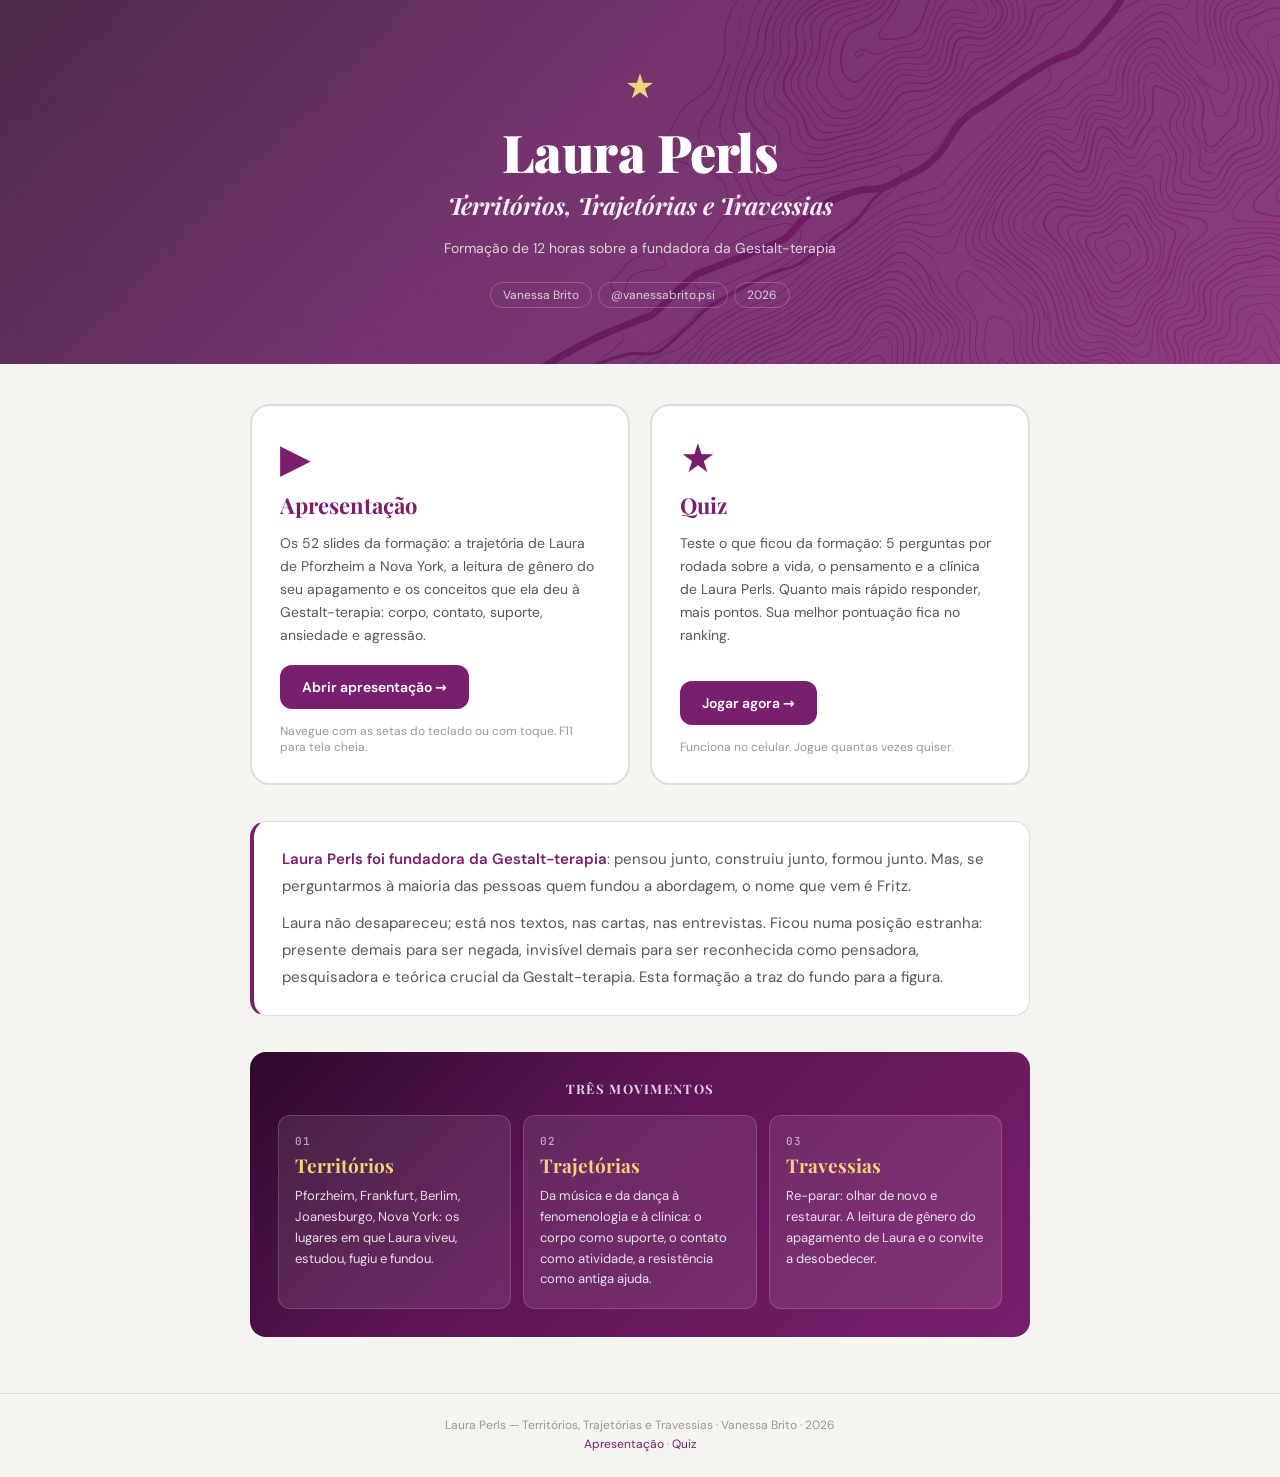
<file: index.html>
<!DOCTYPE html>
<html lang="pt-BR">
<head>
<meta charset="UTF-8">
<meta http-equiv="Cache-Control" content="no-cache, no-store, must-revalidate">
<meta http-equiv="Pragma" content="no-cache">
<meta http-equiv="Expires" content="0">
<meta name="viewport" content="width=device-width, initial-scale=1.0">
<title>Laura Perls — Territórios, Trajetórias e Travessias</title>
<meta name="description" content="Formação de 12 horas sobre Laura Perls, com Vanessa Brito: apresentação e quiz.">
<style>
@font-face { font-family: 'Playfair Display'; font-weight: 700; font-style: normal; font-display: swap; src: url('apresentacao/fonts/playfair-display-latin-700-normal.woff2?v=9401d021') format('woff2'); }
@font-face { font-family: 'Playfair Display'; font-weight: 700; font-style: italic; font-display: swap; src: url('apresentacao/fonts/playfair-display-latin-700-italic.woff2?v=566a4eeb') format('woff2'); }
@font-face { font-family: 'Playfair Display'; font-weight: 900; font-style: normal; font-display: swap; src: url('apresentacao/fonts/playfair-display-latin-900-normal.woff2?v=0ba66220') format('woff2'); }
@font-face { font-family: 'DM Sans'; font-weight: 400; font-style: normal; font-display: swap; src: url('apresentacao/fonts/dm-sans-latin-400-normal.woff2?v=a220a328') format('woff2'); }
@font-face { font-family: 'DM Sans'; font-weight: 400; font-style: italic; font-display: swap; src: url('apresentacao/fonts/dm-sans-latin-400-italic.woff2?v=2fd9b6a0') format('woff2'); }
@font-face { font-family: 'DM Sans'; font-weight: 500; font-style: normal; font-display: swap; src: url('apresentacao/fonts/dm-sans-latin-500-normal.woff2?v=aa952242') format('woff2'); }
@font-face { font-family: 'DM Sans'; font-weight: 600; font-style: normal; font-display: swap; src: url('apresentacao/fonts/dm-sans-latin-600-normal.woff2?v=c64569e0') format('woff2'); }
@font-face { font-family: 'JetBrains Mono'; font-weight: 500; font-style: normal; font-display: swap; src: url('apresentacao/fonts/jetbrains-mono-latin-500-normal.woff2?v=a21e038a') format('woff2'); }

:root {
  --bg: #f5f4f0;
  --card: #fff;
  --border: #e0ddd8;
  --accent: #7a1f6e;
  --accent-dark: #5c1454;
  --accent-bg: #f5edf4;
  --accent-light: #e8d0e6;
  --gold: #b07810;
  --t1: #1a1917;
  --t2: #5a574f;
  --tm: #9b9890;
  --fd: 'Playfair Display', Georgia, serif;
  --fb: 'DM Sans', system-ui, sans-serif;
  --fm: 'JetBrains Mono', monospace;
}
*, *::before, *::after { box-sizing: border-box; margin: 0; padding: 0; }
html { -webkit-text-size-adjust: 100%; }
body {
  min-height: 100vh;
  background: var(--bg);
  font-family: var(--fb);
  color: var(--t1);
  display: flex;
  flex-direction: column;
}

/* HEADER */
header {
  position: relative;
  background: linear-gradient(135deg, #2d0a2a, #5c1454 40%, #7a1f6e);
  color: #fff;
  padding: 64px 24px 56px;
  text-align: center;
  overflow: hidden;
}
header::before {
  content: '';
  position: absolute; inset: 0;
  background: url('apresentacao/img/fundo.jpg?v=97e4d38f') center/cover no-repeat;
  opacity: .14;
  mix-blend-mode: luminosity;
  pointer-events: none;
}
header > * { position: relative; }
.star { font-size: 34px; display: block; margin-bottom: 14px; color: #f3d27a; }
header h1 {
  font-family: var(--fd);
  font-size: clamp(30px, 5.5vw, 52px);
  font-weight: 900;
  line-height: 1.1;
  letter-spacing: -.01em;
}
header h2 {
  font-family: var(--fd);
  font-weight: 700;
  font-style: italic;
  font-size: clamp(17px, 2.6vw, 24px);
  opacity: .9;
  margin-top: 10px;
  line-height: 1.3;
}
.tagline {
  font-size: 14px;
  opacity: .78;
  margin-top: 16px;
  line-height: 1.6;
}
.meta {
  display: inline-flex;
  gap: 6px;
  flex-wrap: wrap;
  justify-content: center;
  margin-top: 22px;
  font-size: 12px;
  opacity: .75;
}
.meta span { padding: 4px 12px; border: 1px solid rgba(255,255,255,.28); border-radius: 20px; }

/* MAIN */
main {
  flex: 1;
  max-width: 820px;
  margin: 0 auto;
  padding: 40px 20px 56px;
  width: 100%;
}

/* CARDS DE NAVEGAÇÃO */
.nav-grid {
  display: grid;
  grid-template-columns: repeat(auto-fit, minmax(290px, 1fr));
  gap: 20px;
  margin-bottom: 36px;
}
.nav-card {
  background: var(--card);
  border: 2px solid var(--border);
  border-radius: 20px;
  padding: 32px 28px 28px;
  text-decoration: none;
  color: var(--t1);
  display: flex;
  flex-direction: column;
  gap: 12px;
  transition: border-color .2s, box-shadow .2s, transform .15s;
}
.nav-card:hover, .nav-card:focus-visible {
  border-color: var(--accent);
  box-shadow: 0 10px 36px rgba(122,31,110,.16);
  transform: translateY(-3px);
  outline: none;
}
.nav-card .icon { font-size: 40px; line-height: 1; color: var(--accent); }
.nav-card h3 { font-family: var(--fd); font-size: 22px; color: var(--accent); }
.nav-card p { font-size: 14px; color: var(--t2); line-height: 1.65; flex: 1; }
.nav-card .cta {
  display: inline-flex;
  align-items: center;
  gap: 8px;
  margin-top: 6px;
  padding: 13px 22px;
  background: var(--accent);
  color: #fff;
  border-radius: 12px;
  font-size: 14px;
  font-weight: 600;
  width: fit-content;
  transition: background .15s;
}
.nav-card:hover .cta { background: var(--accent-dark); }
.nav-card .hint { font-size: 12px; color: var(--tm); margin-top: 2px; }

/* INTRO */
.intro {
  background: var(--card);
  border: 1px solid var(--border);
  border-left: 4px solid var(--accent);
  border-radius: 16px;
  padding: 24px 28px;
  margin-bottom: 36px;
}
.intro p { font-size: 15px; color: var(--t2); line-height: 1.8; }
.intro p + p { margin-top: 10px; }
.intro strong { color: var(--accent); }

/* OS TRÊS MOVIMENTOS */
.movimentos {
  background: linear-gradient(135deg, #2d0a2a, #5c1454 40%, #7a1f6e);
  border-radius: 16px;
  padding: 28px;
  color: #fff;
}
.movimentos h4 {
  font-family: var(--fd);
  font-size: 13px;
  font-weight: 700;
  opacity: .8;
  margin-bottom: 18px;
  text-align: center;
  text-transform: uppercase;
  letter-spacing: .1em;
}
.mov-grid {
  display: grid;
  grid-template-columns: repeat(auto-fit, minmax(200px, 1fr));
  gap: 12px;
}
.mov {
  background: rgba(255,255,255,.09);
  border: 1px solid rgba(255,255,255,.16);
  border-radius: 12px;
  padding: 18px 16px;
}
.mov .n { font-family: var(--fm); font-size: 11px; opacity: .6; letter-spacing: .08em; }
.mov h5 { font-family: var(--fd); font-size: 19px; margin: 4px 0 8px; color: #f3d27a; }
.mov p { font-size: 13px; line-height: 1.6; opacity: .85; }

/* FOOTER */
footer {
  text-align: center;
  padding: 22px 20px;
  font-size: 12px;
  color: var(--tm);
  border-top: 1px solid var(--border);
  line-height: 1.6;
}
footer a { color: var(--accent); text-decoration: none; }

@media (max-width: 480px) {
  header { padding: 48px 20px 40px; }
  main { padding: 28px 16px 44px; }
  .nav-card { padding: 26px 22px 22px; }
}
</style>
</head>
<body>

<header>
  <span class="star">★</span>
  <h1>Laura Perls</h1>
  <h2>Territórios, Trajetórias e Travessias</h2>
  <div class="tagline">Formação de 12 horas sobre a fundadora da Gestalt-terapia</div>
  <div class="meta">
    <span>Vanessa Brito</span>
    <span>@vanessabrito.psi</span>
    <span>2026</span>
  </div>
</header>

<main>

  <div class="nav-grid">
    <a class="nav-card" href="apresentacao/index.html?v=536fe810">
      <div class="icon">▶</div>
      <h3>Apresentação</h3>
      <p>Os 52 slides da formação: a trajetória de Laura de Pforzheim a Nova York, a leitura de gênero do seu apagamento e os conceitos que ela deu à Gestalt-terapia: corpo, contato, suporte, ansiedade e agressão.</p>
      <div class="cta">Abrir apresentação →</div>
      <div class="hint">Navegue com as setas do teclado ou com toque. F11 para tela cheia.</div>
    </a>
    <a class="nav-card" href="quiz/index.html?v=cacea81d">
      <div class="icon">★</div>
      <h3>Quiz</h3>
      <p>Teste o que ficou da formação: 5 perguntas por rodada sobre a vida, o pensamento e a clínica de Laura Perls. Quanto mais rápido responder, mais pontos. Sua melhor pontuação fica no ranking.</p>
      <div class="cta">Jogar agora →</div>
      <div class="hint">Funciona no celular. Jogue quantas vezes quiser.</div>
    </a>
  </div>

  <div class="intro">
    <p><strong>Laura Perls foi fundadora da Gestalt-terapia</strong>: pensou junto, construiu junto, formou junto. Mas, se perguntarmos à maioria das pessoas quem fundou a abordagem, o nome que vem é Fritz.</p>
    <p>Laura não desapareceu; está nos textos, nas cartas, nas entrevistas. Ficou numa posição estranha: presente demais para ser negada, invisível demais para ser reconhecida como pensadora, pesquisadora e teórica crucial da Gestalt-terapia. Esta formação a traz do fundo para a figura.</p>
  </div>

  <div class="movimentos">
    <h4>Três movimentos</h4>
    <div class="mov-grid">
      <div class="mov">
        <div class="n">01</div>
        <h5>Territórios</h5>
        <p>Pforzheim, Frankfurt, Berlim, Joanesburgo, Nova York: os lugares em que Laura viveu, estudou, fugiu e fundou.</p>
      </div>
      <div class="mov">
        <div class="n">02</div>
        <h5>Trajetórias</h5>
        <p>Da música e da dança à fenomenologia e à clínica: o corpo como suporte, o contato como atividade, a resistência como antiga ajuda.</p>
      </div>
      <div class="mov">
        <div class="n">03</div>
        <h5>Travessias</h5>
        <p>Re-parar: olhar de novo e restaurar. A leitura de gênero do apagamento de Laura e o convite a desobedecer.</p>
      </div>
    </div>
  </div>

</main>

<footer>
  Laura Perls — Territórios, Trajetórias e Travessias · Vanessa Brito · 2026<br>
  <a href="apresentacao/index.html?v=536fe810">Apresentação</a> · <a href="quiz/index.html?v=cacea81d">Quiz</a>
</footer>

</body>
</html>
</file>
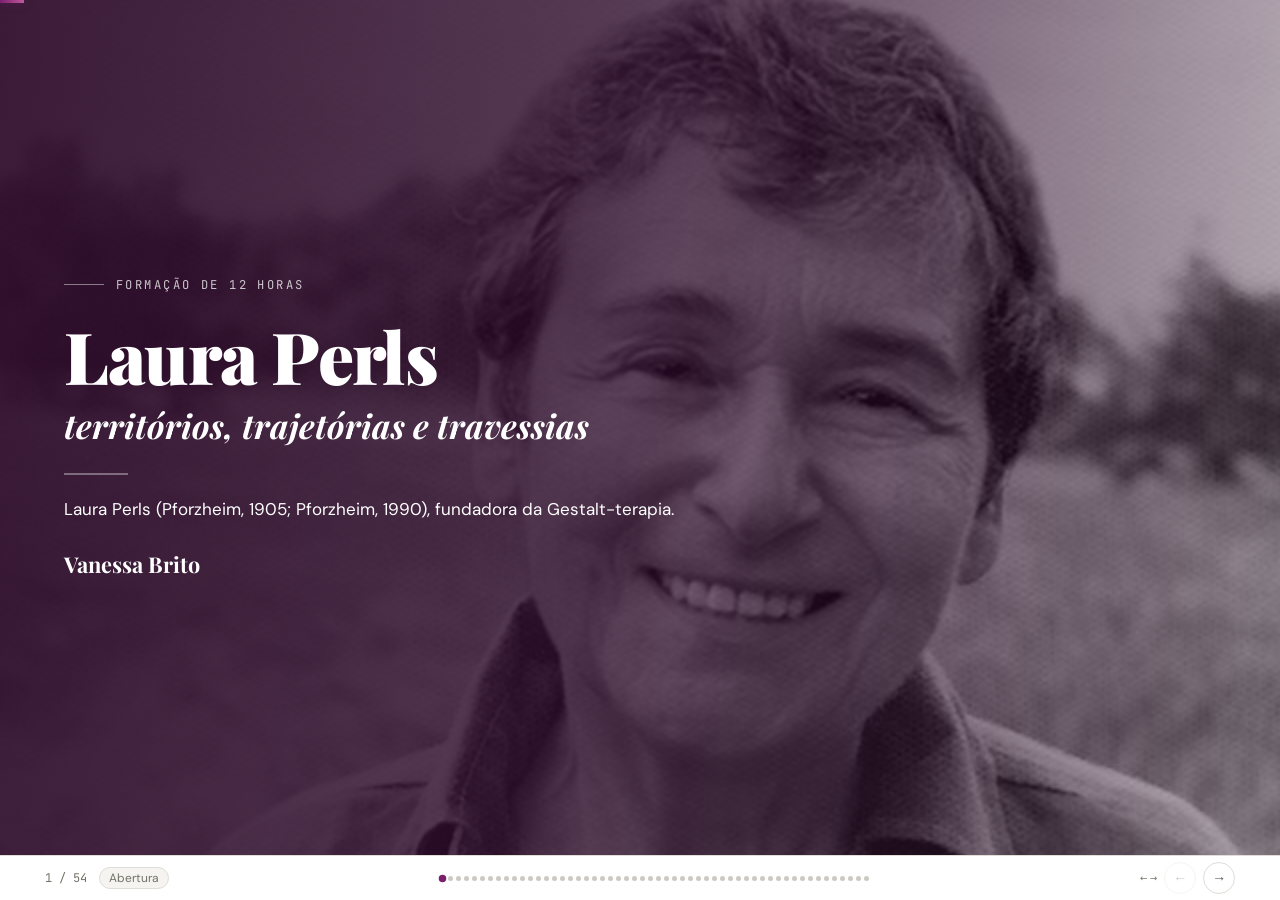
<file: apresentacao/index.html>
<!DOCTYPE html>
<html lang="pt-BR">
<head>
<meta charset="UTF-8">
<meta http-equiv="Cache-Control" content="no-cache, no-store, must-revalidate">
<meta http-equiv="Pragma" content="no-cache">
<meta http-equiv="Expires" content="0">
<meta name="viewport" content="width=device-width, initial-scale=1.0">
<title>Laura Perls — Territórios, Trajetórias e Travessias</title>
<link rel="stylesheet" href="_style.css?v=978524b6">
<link rel="stylesheet" href="_extra.css?v=ca952f82">
<script src="libs/gsap.min.js?v=bf3fd8ec"></script>
</head>
<body>
<div id="shell">
  <div id="prog"></div>
  <div id="deck">

    <!-- ═══ SLIDE 1: LAURA PERLS: TERRITÓRIOS, TRAJETÓRIAS E TRAVESSIAS ═══ -->
    <div class="slide active" data-block="Abertura" style="overflow:hidden">

      <div style="position:absolute;inset:0;background-image:url('img/laura-retrato.jpg?v=629e8b90');background-size:cover;background-position:center 22%;z-index:0"></div>
      <div style="position:absolute;inset:0;background:linear-gradient(100deg,rgba(45,10,42,.92) 0%,rgba(45,10,42,.78) 45%,rgba(45,10,42,.25) 100%);z-index:1"></div>
      <div style="position:relative;z-index:2;flex:1;display:flex;align-items:center;padding:clamp(24px,5vw,80px)">
        <div class="cv" style="max-width:900px;color:#fff">
          <div style="display:flex;align-items:center;gap:12px;margin-bottom:clamp(16px,3vh,28px)">
            <div style="width:40px;height:1px;background:rgba(255,255,255,.45)"></div>
            <span style="font-family:var(--fm);font-size:clamp(12px,.95vw,16px);letter-spacing:.2em;text-transform:uppercase;opacity:.75">Formação de 12 horas</span>
          </div>
          <div style="font-family:var(--fd);font-size:clamp(44px,5.6vw,92px);font-weight:900;line-height:1;letter-spacing:-.02em">Laura Perls</div>
          <div style="font-family:var(--fd);font-style:italic;font-size:clamp(24px,2.6vw,42px);opacity:.92;margin:clamp(10px,1.6vh,18px) 0 clamp(18px,3vh,30px);line-height:1.2">territórios, trajetórias e travessias</div>
          <div style="width:64px;height:2px;background:rgba(255,255,255,.35);margin-bottom:clamp(14px,2.4vh,24px)"></div>
          <div style="font-size:clamp(17px,1.3vw,22px);opacity:.85;line-height:1.5;max-width:720px;margin-bottom:clamp(18px,3vh,30px)">Laura Perls (Pforzheim, 1905; Pforzheim, 1990), fundadora da Gestalt-terapia.</div>
          <div style="font-family:var(--fd);font-size:clamp(20px,1.7vw,28px);font-weight:700">Vanessa Brito</div>
        </div>
      </div>
    </div>

    <!-- ═══ SLIDE 2: QUEM QUER O QUÊ DE MIM? ═══ -->
    <div class="slide" data-block="Abertura">
      <div class="sh"><div><div class="sh-lbl">Abertura</div><div class="sh-title">Quem quer o quê de mim?</div></div></div>
      <div class="sb">
<div class="cgrid c32 cgrow"><div class="gcol" style="justify-content:center"><div class="bigq">Vamos experienciar?</div><div class="hbox">Em 1978, Laura abriu seu primeiro grupo em Cleveland com uma única pergunta: “Quem quer o quê de mim?” (Castanedo, 2004, p. 13).</div><div class="bi"><div class="bd "></div><div class="bt"><strong>Percebam como estão sentados agora:</strong> pés, coluna, distância da tela, respiração.</div></div></div><div class="gcol" style="justify-content:center"><div class="qblock">“Se ao chegar já sabemos o que esperamos que aconteça, acabaremos decepcionados. É nossa forma de impedir que experimentemos o que realmente acontece.”<div class="qattr">L. Perls, 1992/2004, p. 207</div></div></div></div>
      </div>
    </div>

    <!-- ═══ SLIDE 3: VAMOS REFLETIR... ERA UMA VEZ ═══ -->
    <div class="slide" data-block="Abertura">
      <div class="sh"><div><div class="sh-lbl">Abertura</div><div class="sh-title">Vamos refletir... Era uma vez</div></div></div>
      <div class="sb">
<div class="cgrid c2 cgrow"><div class="gcol" style="justify-content:center"><div class="hbox">Ariel quer pertencer a um mundo que não foi feito para ela e, para isso, entrega a voz.</div><div class="blist"><div class="bi"><div class="bd "></div><div class="bt"><strong>A voz não é arrancada:</strong> é entregue com algo naturalizado. O silêncio pode ser o preço cobrado na entrada.</div></div><div class="bi"><div class="bd "></div><div class="bt">O “mundo das pernas” é o mundo reconhecido, validado e visível, estruturado historicamente por uma lógica masculina de poder.</div></div><div class="bi"><div class="bd "></div><div class="bt"><strong>A estrutura não precisa de vilão para funcionar:</strong> basta naturalização e repetição.</div></div></div></div><div class="card" style="display:flex;flex-direction:column;justify-content:center;gap:10px"><div class="ct">Crenças/ Introjetos</div><div class="bi"><div class="bd fem"></div><div class="bt"><strong>Em casa:</strong> a menina é “mandona”; o menino, “líder nato”. A ideia da mulher só é ouvida quando o marido a repete.</div></div><div class="bi"><div class="bd fem"></div><div class="bt"><strong>No trabalho:</strong> provar duas vezes mais; ser interrompida e sorrir; um teto feito de expectativas não ditas.</div></div><div class="bi"><div class="bd fem"></div><div class="bt"><strong>Nas relações afetivas:</strong> diminuir a própria inteligência, calar o que se pensa e se quer, ouvir que é “dramática” ao pedir cuidado.</div></div></div></div><div class="hbox"><strong>Não é exceção:</strong> é roteiro, tão antigo que às vezes o confundimos com natureza.</div>
      </div>
    </div>

    <!-- ═══ SLIDE 4: PRESENTE DEMAIS PARA SER NEGADA, INVISÍVEL DEMAIS PARA SER RECONHECIDA ═══ -->
    <div class="slide" data-block="Abertura">
      <div class="sh"><div><div class="sh-lbl">Abertura</div><div class="sh-title">Presente demais para ser negada, invisível demais para ser reconhecida</div></div></div>
      <div class="sb">
<div class="cgrid c13 cgrow"><div class="photo"><img src="img/silenciamento.jpg?v=2a978246" alt="Laura Perls"><div class="photo-cap">Laura Perls</div></div><div class="gcol" style="justify-content:center"><div class="blist"><div class="hbox"><strong>Laura Perls foi fundadora da Gestalt-terapia:</strong> pensou junto, construiu junto, formou junto. Ainda assim, quando se pergunta quem fundou a abordagem, o nome que vem é Fritz.</div><div class="bi"><div class="bd "></div><div class="bt">Laura está nos textos, nas cartas, nas entrevistas, mas raramente é reconhecida como pensadora, pesquisadora e teórica.</div></div><div class="bi"><div class="bd "></div><div class="bt"><strong>Re-parar (Diniz &amp; Gebara, 2022):</strong> olhar de novo, com cuidado, e reparar.</div></div><div class="bi"><div class="bd "></div><div class="bt">Não se trata de apagamento total, mas de encapsulamento, invisibilização e epistemicídio (Carneiro, 2005).</div></div><div class="bi"><div class="bd "></div><div class="bt">A estrutura patriarcal age pela repetição, pela omissão e pela escolha de quem aparece na capa e de quem fica no rodapé.</div></div></div><div class="qblock">“Quando lhe pediam que comparasse seu estilo de trabalho terapêutico com o de Fritz, seu rosto se transformava [...] a uma mulher dura que respondia: ‘Não gosto da sua pergunta e não vou respondê-la’.”<div class="qattr">Castanedo, 2004, p. 10</div></div></div></div>
      </div>
    </div>

    <!-- ═══ SLIDE 5: PARTE I · TERRITÓRIOS ═══ -->
    <div class="slide" data-block="Territórios">
      <div class="chdiv"><div class="chtopo"></div><div class="chimg" style="background-image:url('img/laura-02.jpg?v=8ccaffed')"></div>
        <div class="chdiv-inner" style="max-width:960px">
          <div class="chnum">01</div>
          <div class="chkick">Parte I</div>
          <div class="chtitle">Territórios</div>
          <div class="chdesc">Pforzheim → Frankfurt → Berlim → Holanda → Joanesburgo → Nova York</div><div class="route dark" style="margin-top:clamp(18px,3vh,34px);max-width:900px"><div class="rpt lau"><div class="rdot"></div><div class="rcity">Pforzheim</div><div class="ryr">1905&nbsp;</div></div><div class="rpt "><div class="rdot"></div><div class="rcity">Frankfurt</div><div class="ryr">&nbsp;</div></div><div class="rpt "><div class="rdot"></div><div class="rcity">Berlim</div><div class="ryr">1930&nbsp;</div></div><div class="rpt red"><div class="rdot"></div><div class="rcity">Holanda</div><div class="ryr">1933&nbsp;</div></div><div class="rpt red"><div class="rdot"></div><div class="rcity">Joanesburgo</div><div class="ryr">1934&nbsp;</div></div><div class="rpt lau"><div class="rdot"></div><div class="rcity">Nova York</div><div class="ryr">1947&nbsp;</div></div></div>
          <div class="chtag">slides 6 a 18</div>
        </div>
      </div>
    </div>

    <!-- ═══ SLIDE 6: ORIGENS: FAMÍLIA, NOME, MÚSICA E DANÇA ═══ -->
    <div class="slide" data-block="Territórios">
      <div class="sh"><div><div class="sh-lbl">Parte I · Territórios</div><div class="sh-title">Origens: família, nome, música e dança</div></div><div class="sh-meta">Pforzheim · 1905</div></div>
      <div class="sb">
<div class="cgrid c32 cgrow"><div class="blist"><div class="bi"><div class="bd "></div><div class="bt"><strong>15 de agosto de 1905:</strong> nasce Lore Posner, em Pforzheim, sudoeste da Alemanha.</div></div><div class="bi"><div class="bd "></div><div class="bt">Primogênita de Rudolf e Toni Posner; irmãos Robert e Lisel. Família judia, alemã, de classe média alta, amorosa e protetora.</div></div><div class="bi"><div class="bd "></div><div class="bt">“Laura” é o nome adotado nos Estados Unidos; “Perls”, o sobrenome do marido.</div></div><div class="bi"><div class="bd "></div><div class="bt">Aos dois ou três anos, descia ao negócio da família para “ajudar”; essa “vocação” foi interrompida quando nasceu o irmão.</div></div><div class="bi"><div class="bd "></div><div class="bt">Piano aos cinco anos, com a mãe; entre os 12 e os 14 anos, já tocava melhor que ela.</div></div><div class="bi"><div class="bd "></div><div class="bt">Dança desde os oito anos; escolas de ritmo e dança moderna ao longo de toda a vida.</div></div></div><div class="gcol" style="justify-content:center"><div class="qblock">“A música foi o mais importante. Minha mãe tocava muito bem, e eu a ouvia desde o berço. Comecei a tocar aos cinco anos.”<div class="qattr">L. Perls, 1992/2004, p. 43</div></div><div class="qblock">“Está ligado ao trabalho corporal que eu fazia desde o início. [...] penso que são um dos suportes essenciais.”<div class="qattr">L. Perls, 1992/2004, p. 43</div></div></div></div>
      </div>
    </div>

    <!-- ═══ SLIDE 7: ESCOLA, LÍNGUAS E O SANATÓRIO ═══ -->
    <div class="slide" data-block="Territórios">
      <div class="sh"><div><div class="sh-lbl">Parte I · Territórios</div><div class="sh-title">Escola, línguas e o sanatório</div></div><div class="sh-meta">Pforzheim</div></div>
      <div class="sb">
<div class="cgrid c21 cgrow"><div class="blist"><div class="bi"><div class="bd "></div><div class="bt">Aos 12 anos, Laura foi a primeira mulher, e a primeira judia, a estudar num ginásio até então exclusivamente masculino.</div></div><div class="bi"><div class="bd "></div><div class="bt"><strong>Esforçava-se para nunca ser a primeira da turma:</strong> um ajustamento criativo para não se tornar alvo.</div></div><div class="bi"><div class="bd "></div><div class="bt">Estudou grego, latim, francês e literatura alemã; escreveu histórias e poemas.</div></div><div class="bi"><div class="bd "></div><div class="bt">Aos 16 anos, apaixonou-se por um homem mais velho e foi internada pelos pais num sanatório por alguns meses.</div></div><div class="bi"><div class="bd "></div><div class="bt">Se fosse o irmão, o desfecho seria o mesmo? O dispositivo médico-psiquiátrico patologizou comportamentos femininos que desafiavam as convenções.</div></div></div><div class="gcol" style="justify-content:center"><div class="qblock">“O que aprendi na escola foi apenas o ponto de partida para seguir por muitos caminhos, para ler sobre muitos temas.”<div class="qattr">L. Perls, 1992/2004, p. 59</div></div></div></div>
      </div>
    </div>

    <!-- ═══ SLIDE 8: FRANKFURT: DO DIREITO À PSICOLOGIA DA GESTALT ═══ -->
    <div class="slide" data-block="Territórios">
      <div class="sh"><div><div class="sh-lbl">Parte I · Territórios</div><div class="sh-title">Frankfurt: do Direito à Psicologia da Gestalt</div></div><div class="sh-meta">Frankfurt</div></div>
      <div class="sb">
<div class="cgrid c32 cgrow"><div class="blist"><div class="bi"><div class="bd "></div><div class="bt">Universidade de Frankfurt, “a mais vanguardista da Alemanha, e talvez da Europa” (Perls, 1992/2004, p. 42).</div></div><div class="bi"><div class="bd "></div><div class="bt"><strong>Primeiro, Direito e Economia:</strong> consciência política e desejo de fazer algo socialmente útil.</div></div><div class="bi"><div class="bd "></div><div class="bt"><strong>A Psicologia da Gestalt a fez mudar de curso:</strong> Adhémar Gelb, Max Wertheimer e Kurt Goldstein.</div></div><div class="bi"><div class="bd "></div><div class="bt">Com Goldstein, anos de estudo e trabalho experimental com lesionados neurológicos de guerra; a teoria organísmica se tornaria base da Gestalt-terapia.</div></div><div class="bi"><div class="bd "></div><div class="bt">Tese de doutorado orientada por Gelb, interrompida para casar e ter a filha, concluída em 1932, pouco antes da fuga (p. 233).</div></div></div><div class="gcol" style="justify-content:center"><div class="qblock">“Fui uma das primeiras mulheres a ingressar na faculdade de Direito. Mas eu estava interessada, realmente motivada, pelos aspectos psicológicos dos meus estudos. Então mudei.”<div class="qattr">L. Perls, 1992/2004, p. 42</div></div><div class="qblock">“Entrei diretamente pela Psicologia da Gestalt. Foi o que me fez deixar Direito e Economia.”<div class="qattr">L. Perls, 1992/2004, p. 54</div></div></div></div>
      </div>
    </div>

    <!-- ═══ SLIDE 9: FILOSOFIA E PSICANÁLISE ═══ -->
    <div class="slide" data-block="Territórios">
      <div class="sh"><div><div class="sh-lbl">Parte I · Territórios</div><div class="sh-title">Filosofia e psicanálise</div></div><div class="sh-meta">Frankfurt</div></div>
      <div class="sb">
<div class="cgrid c32 cgrow"><div class="blist"><div class="bi"><div class="bd "></div><div class="bt"><strong>Martin Buber e Paul Tillich:</strong> falar com as pessoas, e não sobre temas.</div></div><div class="bi"><div class="bd "></div><div class="bt">Fenomenologia de Husserl, existencialismo de Heidegger e Max Scheler: o método fenomenológico chegou à Gestalt-terapia principalmente pela formação filosófica de Laura (Masquelier-Savatier, 2025).</div></div><div class="bi"><div class="bd "></div><div class="bt">Psicanálise com Clara Happel e, depois, com Carl Landauer, amigo de Ferenczi e Groddeck (p. 55).</div></div><div class="bi"><div class="bd "></div><div class="bt">Ao casar, Laura era pianista, dançarina, doutora em Psicologia, com estudos de línguas, literatura e filosofia: uma formação muito mais ampla que a do marido.</div></div></div><div class="gcol" style="justify-content:center"><div class="qblock">“Ao ouvi-los, Tillich ou Buber, você sentia que falavam diretamente com você, e não apenas sobre alguma coisa. O tipo de contato que estabeleciam era essencial para suas teorias.”<div class="qattr">L. Perls, 1992/2004, p. 59</div></div><div class="qblock">“Entrei no assunto da psicanálise porque queria entender o jargão que ele e outro amigo sempre usavam [...]. Analisavam sem parar todos ao redor, e isso me incluía. E eu queria participar.”<div class="qattr">L. Perls, 1992/2004, p. 55</div></div></div></div>
      </div>
    </div>

    <!-- ═══ SLIDE 10: FRITZ, BERLIM E A PESQUISA QUE NASCE DA AMAMENTAÇÃO ═══ -->
    <div class="slide" data-block="Territórios">
      <div class="sh"><div><div class="sh-lbl">Parte I · Territórios</div><div class="sh-title">Fritz, Berlim e a pesquisa que nasce da amamentação</div></div><div class="sh-meta">Berlim · 1926–1936</div></div>
      <div class="sb">
<div class="cgrid c32 cgrow"><div class="blist"><div class="bi"><div class="bd "></div><div class="bt"><strong>Outubro de 1926:</strong> Laura, aos 21 anos, conhece Fritz num seminário de Goldstein e Gelb. Ela era aluna de Goldstein havia anos; ele, assistente havia alguns meses.</div></div><div class="bi"><div class="bd "></div><div class="bt"><strong>1930:</strong> casamento contra a vontade da família de Laura; mudança para Berlim e convívio com o círculo Bauhaus.</div></div><div class="bi"><div class="bd "></div><div class="bt"><strong>1931:</strong> nasce Renate.</div></div><div class="bi"><div class="bd "></div><div class="bt"><strong>Laura pesquisa a alimentação e o desmame:</strong> origem do conceito de resistência oral. Um saber localizado e encarnado (Haraway, 1988).</div></div><div class="bi"><div class="bd "></div><div class="bt"><strong>1936, Marienbad (Tchecoslováquia):</strong> Fritz apresenta no Congresso Internacional de Psicanálise uma ampliação das anotações de Laura.</div></div></div><div class="gcol" style="justify-content:center"><div class="qblock">“Fritz ampliou minhas anotações numa conferência que fez no Congresso Internacional de Psicanálise, em 1936, em Marienbad, e elas foram publicadas na seção ‘Metabolismo mental’ de Ego, fome e agressão.”<div class="qattr">L. Perls, 1992/2004, p. 45</div></div><div class="qblock">“Eu uso a palavra desestruturação no lugar, porque destruição sempre implica algum tipo de hostilidade.”<div class="qattr">L. Perls, 1992/2004, p. 44</div></div></div></div>
      </div>
    </div>

    <!-- ═══ SLIDE 11: EXÍLIO E A CRÍTICA À PSICANÁLISE ═══ -->
    <div class="slide" data-block="Territórios">
      <div class="sh"><div><div class="sh-lbl">Parte I · Territórios</div><div class="sh-title">Exílio e a crítica à psicanálise</div></div><div class="sh-meta">Holanda · 1933 — Joanesburgo · 1934</div></div>
      <div class="sb">
<div class="cgrid c21 cgrow"><div class="blist"><div class="bi"><div class="bd red"></div><div class="bt"><strong>1933:</strong> com a ascensão de Hitler, a família foge para a Holanda e vive na miséria num campo de refugiados.</div></div><div class="bi"><div class="bd red"></div><div class="bt"><strong>1934:</strong> Joanesburgo, África do Sul, por indicação de Ernest Jones, que ajudava analistas judeus perseguidos.</div></div><div class="bi"><div class="bd red"></div><div class="bt">Laura aprende inglês em três meses e escreve em inglês mais depressa que Fritz (p. 51).</div></div><div class="bi"><div class="bd red"></div><div class="bt">Prática psicanalítica bem-sucedida e independente, sem filiação a nenhum grupo.</div></div><div class="bi"><div class="bd red"></div><div class="bt"><strong>Três críticas que virarão princípios:</strong> a duração sem mudança, o tédio como ausência de contato e o divã como proteção contra o encontro.</div></div><div class="bi"><div class="bd red"></div><div class="bt">A troca do divã pelo face a face nasce dessa crítica.</div></div></div><div class="gcol" style="justify-content:center"><div class="qblock">“Descobrimos que o enfoque estritamente psicanalítico era, em muitos casos, insuficiente e, muitas vezes, não terminava nunca. [...] Este fala para a parede, e o terapeuta se senta atrás dele; nunca se veem cara a cara; afinal, não é um contato pessoal.”<div class="qattr">L. Perls, 1992/2004, p. 46</div></div></div></div>
      </div>
    </div>

    <!-- ═══ SLIDE 12: “PRESA” NA ÁFRICA DO SUL; “A ESPOSA DE UM PSICANALISTA” ═══ -->
    <div class="slide" data-block="Territórios">
      <div class="sh"><div><div class="sh-lbl">Parte I · Territórios</div><div class="sh-title">“Presa” na África do Sul; “a esposa de um psicanalista”</div></div><div class="sh-meta">Joanesburgo</div></div>
      <div class="sb">
<div class="cgrid c13 cgrow"><div class="photo"><img src="img/laura-e-fritz-2.jpg?v=d4cfd6ba" alt="Laura e Fritz Perls"><div class="photo-cap">Laura e Fritz Perls</div></div><div class="gcol" style="justify-content:center"><div class="blist"><div class="bi"><div class="bd "></div><div class="bt"><strong>Laura viveu a África do Sul como aprisionamento:</strong> ambiente provinciano, falta de pessoas afins, política tensa.</div></div><div class="bi"><div class="bd "></div><div class="bt"><strong>Dentro do limite, encontrou recursos:</strong> livros, um piano de cauda, música, escrita.</div></div><div class="bi"><div class="bd "></div><div class="bt">Na clínica, diálogo face a face e consciência corporal; respiração, postura, coordenação e voz “já em 1930” (p. 177).</div></div><div class="bi"><div class="bd "></div><div class="bt">No início do casamento, os dois tinham nível semelhante e trabalhavam as ideias juntos; a dificuldade veio nos Estados Unidos (p. 54).</div></div></div><div class="qblock">“Comecei a usar os diálogos face a face e a consciência corporal no trabalho; escrevi contos e poemas. Fritz e eu começamos a escrever o livro que se tornou Ego, Hunger and Aggression.”<div class="qattr">L. Perls, 1992/2004, p. 233</div></div><div class="qblock">“A primeira pergunta foi: ‘O que se sente ao ser a esposa de um psicanalista?’. Eu realmente não podia responder, porque eu também sou psicanalista.”<div class="qattr">L. Perls, 1992/2004, p. 53–54</div></div></div></div>
      </div>
    </div>

    <!-- ═══ SLIDE 13: SOBRECARGA, PERDAS E INTERSECCIONALIDADE ═══ -->
    <div class="slide" data-block="Territórios">
      <div class="sh"><div><div class="sh-lbl">Parte I · Territórios</div><div class="sh-title">Sobrecarga, perdas e interseccionalidade</div></div><div class="sh-meta">Joanesburgo</div></div>
      <div class="sb">
<div class="cgrid c2 cgrow"><div class="blist"><div class="bi"><div class="bd "></div><div class="bt">Laura acumulava casa, criação da filha, gestão financeira e clínica, e lidava com o comportamento lascivo de Fritz.</div></div><div class="bi"><div class="bd "></div><div class="bt">Sofreu um aborto espontâneo e entrou em depressão; não há registro de pesar de Fritz pela perda.</div></div><div class="bi"><div class="bd "></div><div class="bt"><strong>1935:</strong> nova gravidez. Fritz sugeriu aborto; Laura recusou e prometeu assumir sozinha a criação. Nasce Stephen (Castanedo, 2004, p. 9).</div></div><div class="bi"><div class="bd "></div><div class="bt">A mulher pode ter sua vontade, desde que arque sozinha com o ônus.</div></div></div><div class="blist"><div class="bi"><div class="bd "></div><div class="bt">Mesmo com empregados, a sobrecarga era imensa. Uma funcionária lhe disse: “o que você faz? Você só se senta e conversa”.</div></div><div class="bi"><div class="bd "></div><div class="bt"><strong>Raça e classe se cruzam com o gênero:</strong> oprimida na Europa como mulher judia, Laura ocupava, na África do Sul colonial, também o lugar de quem oprimia.</div></div><div class="bi"><div class="bd "></div><div class="bt"><strong>1939:</strong> publica em Joanesburgo “Como educar as crianças para a paz” (p. 73).</div></div><div class="bi"><div class="bd "></div><div class="bt"><strong>1947:</strong> Laura chega aos Estados Unidos com os filhos (Wysong, 2004, p. 17).</div></div></div></div>
      </div>
    </div>

    <!-- ═══ SLIDE 14: EGO, FOME E AGRESSÃO: COMO O LIVRO FOI ESCRITO ═══ -->
    <div class="slide" data-block="Territórios">
      <div class="sh"><div><div class="sh-lbl">Parte I · Territórios</div><div class="sh-title">Ego, fome e agressão: como o livro foi escrito</div></div><div class="sh-meta">Joanesburgo · 1942</div></div>
      <div class="sb">
<div class="cgrid c21 cgrow"><div class="blist"><div class="bi"><div class="bd "></div><div class="bt">Primeiro livro da linhagem gestáltica, publicado em 1942 na África do Sul, só com o nome de Fritz (p. 177).</div></div><div class="bi"><div class="bd "></div><div class="bt">Sua base é a pesquisa de Laura sobre agressão oral, desestruturação e assimilação.</div></div><div class="bi"><div class="bd "></div><div class="bt"><strong>Escrito nos fins de semana:</strong> Fritz servia no exército, em Potchefstroom; durante a semana, Laura sustentava a casa, os filhos e a clínica.</div></div></div><div class="gcol" style="justify-content:center"><div class="qblock">“Era, principalmente, trabalho de fim de semana, porque Fritz estava no exército nos anos em que trabalhamos em Ego, fome e agressão.”<div class="qattr">L. Perls, 1992/2004, p. 51</div></div></div></div>
      </div>
    </div>

    <!-- ═══ SLIDE 15: EGO, FOME E AGRESSÃO: A CONTRIBUIÇÃO DE LAURA ═══ -->
    <div class="slide" data-block="Territórios">
      <div class="sh"><div><div class="sh-lbl">Parte I · Territórios</div><div class="sh-title">Ego, fome e agressão: a contribuição de Laura</div></div><div class="sh-meta">Joanesburgo · 1942</div></div>
      <div class="sb">
<div class="cgrid c23 cgrow"><div class="blist"><div class="bi"><div class="bd "></div><div class="bt">O método se chamava “terapia de concentração”, em oposição à “terapia de associação” (p. 51).</div></div><div class="bi"><div class="bd "></div><div class="bt">Laura escreveu dois capítulos, sobre a gestalt fixa e a gestalt incompleta: pilares da Gestalt-terapia.</div></div></div><div class="gcol" style="justify-content:center"><div class="qblock">“Minha contribuição consistiu em dois capítulos de tendência gestáltica: ‘O complexo de fantoche’, que trata da gestalt fixa que nos impede de mudar, e ‘O significado da insônia’, que trata da gestalt incompleta ou inacabada, o assunto pendente que não nos deixa dormir.”<div class="qattr">L. Perls, 1992/2004, p. 177</div></div></div></div>
      </div>
    </div>

    <!-- ═══ SLIDE 16: UMA VIRADA DE ENFOQUE E O “NÓS” DE LAURA ═══ -->
    <div class="slide" data-block="Territórios">
      <div class="sh"><div><div class="sh-lbl">Parte I · Territórios</div><div class="sh-title">Uma virada de enfoque e o “nós” de Laura</div></div><div class="sh-meta">Joanesburgo</div></div>
      <div class="sb">
<div class="hbox">Com Ego, fome e agressão, o enfoque muda:</div>
<div class="cgrid c2"><div class="blist"><div class="bi"><div class="bd "></div><div class="bt">do histórico-arqueológico de Freud ao existencial-experiencial;</div></div><div class="bi"><div class="bd "></div><div class="bt">da associação ao holístico;</div></div><div class="bi"><div class="bd "></div><div class="bt">do verbal ao organísmico;</div></div></div><div class="blist"><div class="bi"><div class="bd "></div><div class="bt">da interpretação à consciência atual;</div></div><div class="bi"><div class="bd "></div><div class="bt">da transferência ao contato real;</div></div><div class="bi"><div class="bd "></div><div class="bt">do ego como substância com limites ao ego como função (p. 177).</div></div></div></div>
<div class="hbox">No prefácio, Fritz agradece “sobretudo” à esposa,” A dedicatória a Laura foi retirada nas edições seguintes. Ser agradecida como esposa não é o mesmo que figurar como autora.</div>
<div class="cgrid "><div class="qblock">“O trabalho era continuamente comentado entre nós, de modo que não consigo lembrar quem pensou primeiro. [...] Primeiro fomos Fritz e eu, na África do Sul, com Ego, fome e agressão, em que eu colaborava em tudo.”<div class="qattr">L. Perls, 1992/2004, p. 50</div></div></div>
      </div>
    </div>

    <!-- ═══ SLIDE 17: NOVA YORK: GOODMAN E O GRUPO ═══ -->
    <div class="slide" data-block="Territórios">
      <div class="sh"><div><div class="sh-lbl">Parte I · Territórios</div><div class="sh-title">Nova York: Goodman e o grupo</div></div><div class="sh-meta">Nova York · 1947</div></div>
      <div class="sb">
<div class="cgrid c21 cgrow"><div class="blist"><div class="bi"><div class="bd "></div><div class="bt"><strong>1947:</strong> Laura chega, instala os filhos e começa a atender imediatamente, já face a face.</div></div><div class="bi"><div class="bd "></div><div class="bt">Paul Goodman, seu paciente e interlocutor mais importante: sem ele não haveria teoria coerente (p. 46).</div></div><div class="bi"><div class="bd "></div><div class="bt">Aceita “na turma dos meninos” como intelectual, Laura via esquecida sua condição de mulher (p. 60).</div></div><div class="bi"><div class="bd "></div><div class="bt">O grupo de formação foi iniciativa de Laura; reuniões na sala dela; única mulher do grupo fundador.</div></div><div class="bi"><div class="bd "></div><div class="bt">Laura queria chamar sua prática de “terapia existencial”; “Fritz / Paul” sugeriram Gestalt-terapia (p. 45–46).</div></div></div><div class="gcol" style="justify-content:center"><div class="qblock">“Para mim, Paul Goodman foi o mais importante, porque foi o único que me estimulou em direções nas quais eu nunca tinha ido.”<div class="qattr">L. Perls, 1992/2004, p. 53</div></div></div></div>
      </div>
    </div>

    <!-- ═══ SLIDE 18: NOVA YORK: O INSTITUTO ═══ -->
    <div class="slide" data-block="Territórios">
      <div class="sh"><div><div class="sh-lbl">Parte I · Territórios</div><div class="sh-title">Nova York: o Instituto</div></div><div class="sh-meta">Nova York · 1952</div></div>
      <div class="sb">
<div class="cgrid c21 cgrow"><div class="blist"><div class="bi"><div class="bd "></div><div class="bt"><strong>1951:</strong> Gestalt Therapy (Perls, Hefferline e Goodman). 1952: Instituto de Nova York.</div></div><div class="bi"><div class="bd "></div><div class="bt"><strong>Laura não queria participar:</strong> tinha clínica, casa e filhos. Vieram 40 pessoas, “ele ficou com vinte e eu com as outras vinte” (p. 66).</div></div><div class="bi"><div class="bd "></div><div class="bt">Presidente do Instituto pelo resto da vida; tudo acontecia em sua casa; ela atendia ligações, fazia entrevistas iniciais e respondia cartas (p. 66).</div></div></div><div class="gcol" style="justify-content:center"><div class="qblock">“Ele criava; não desenvolvia nem organizava. Sem o apoio constante dos amigos e o meu [...], Fritz não teria escrito uma única linha, nem jamais teria fundado nada.”<div class="qattr">L. Perls, 1992/2004, p. 65</div></div></div></div>
      </div>
    </div>

    <!-- ═══ SLIDE 19: PARTE II · TRAVESSIAS ═══ -->
    <div class="slide" data-block="Travessias">
      <div class="chdiv"><div class="chtopo"></div><div class="chimg" style="background-image:url('img/escrita.jpg?v=b378e15d')"></div>
        <div class="chdiv-inner" style="max-width:960px">
          <div class="chnum">02</div>
          <div class="chkick">Parte II</div>
          <div class="chtitle">Travessias</div>
          <div class="chdesc">Re-pare: com quantos fios se tece a violência de gênero?</div>
          <div class="chtag">slides 20 a 24</div>
        </div>
      </div>
    </div>

    <!-- ═══ SLIDE 20: RE-PARAR: O APAGAMENTO ═══ -->
    <div class="slide" data-block="Travessias">
      <div class="sh"><div><div class="sh-lbl">Parte II · Travessias</div><div class="sh-title">Re-parar: o apagamento</div></div></div>
      <div class="sb">
<div class="cgrow" style="display:flex;flex-direction:column;justify-content:center;max-width:1300px"><div class="blist"><div class="bi"><div class="bd fem"></div><div class="bt">Re-parar é olhar de novo, com calma, e restaurar as tramas esgarçadas da história (Diniz &amp; Gebara, 2022).</div></div><div class="bi"><div class="bd fem"></div><div class="bt">As publicações sobre o advento da Gestalt-terapia pouco destacavam o nome de Laura; os créditos iam para o marido (Bocian, 2015).</div></div><div class="bi"><div class="bd fem"></div><div class="bt">As anotações de Laura chegaram à conferência de 1936 e a Ego, fome e agressão, mas seu nome não consta da obra.</div></div><div class="bi"><div class="bd fem"></div><div class="bt">“Mordaças sonoras” (Patto, 2022): a repetição do discurso do opressor silencia as vozes femininas.</div></div></div></div>
      </div>
    </div>

    <!-- ═══ SLIDE 21: RE-PARAR: O PATRIARCADO E OS MITOS ═══ -->
    <div class="slide" data-block="Travessias">
      <div class="sh"><div><div class="sh-lbl">Parte II · Travessias</div><div class="sh-title">Re-parar: o patriarcado e os mitos</div></div></div>
      <div class="sb">
<div class="cgrid c32 cgrow"><div class="blist"><div class="bi"><div class="bd fem"></div><div class="bt">O patriarcado é o horizonte que organiza o que é possível ser, saber e existir, e está na raiz dos mitos fundacionais.</div></div><div class="bi"><div class="bd fem"></div><div class="bt">Prometeu roubou o fogo e virou herói; Eva comeu o fruto e virou vilã (Polster, 1992).</div></div><div class="bi"><div class="bd fem"></div><div class="bt">Em 1949, Laura já relia o mito da Queda e a “inveja do pênis” como inveja da singularidade e da independência (p. 85–86).</div></div></div><div class="gcol" style="justify-content:center"><div class="qblock">“[...] representa um fardo muito grande para a mulher, deixando-a para trás com as tarefas animais da reprodução e do cuidado das crianças. A mulher continua ligada ao sexo, isto é, ao pecado.”<div class="qattr">L. Perls, 1992/2004, p. 85</div></div></div></div>
      </div>
    </div>

    <!-- ═══ SLIDE 22: CONTROLE DO CORPO E SABER-PODER ═══ -->
    <div class="slide" data-block="Travessias">
      <div class="sh"><div><div class="sh-lbl">Parte II · Travessias</div><div class="sh-title">Controle do corpo e saber-poder</div></div></div>
      <div class="sb">
<div class="cgrid c21 cgrow"><div class="blist"><div class="bi"><div class="bd fem"></div><div class="bt">O sanatório aos 16 anos e a gravidez de Steve sob promessa de criação solitária: o controle do corpo e das decisões femininas.</div></div><div class="bi"><div class="bd fem"></div><div class="bt"><strong>Saber e poder são indissociáveis (Foucault, 2023):</strong> um saber médico e psicológico definiu a mulher como passiva e irracional.</div></div><div class="bi"><div class="bd fem"></div><div class="bt">Laura não figura como autora da obra fundadora; Hefferline, da academia e não Gestalt-terapeuta, é coautor.</div></div></div><div class="gcol" style="justify-content:center"><div class="qblock">“As pessoas educadas para a obediência cega [...] tornam-se facilmente vítimas de qualquer um que assuma o comando.”<div class="qattr">L. Perls, 1992/2004, p. 76</div></div></div></div>
      </div>
    </div>

    <!-- ═══ SLIDE 23: TRABALHO INVISÍVEL ═══ -->
    <div class="slide" data-block="Travessias">
      <div class="sh"><div><div class="sh-lbl">Parte II · Travessias</div><div class="sh-title">Trabalho invisível</div></div></div>
      <div class="sb">
<div class="cgrid c32 cgrow"><div class="blist"><div class="bi"><div class="bd fem"></div><div class="bt"><strong>Divisão sexual do trabalho (Federici, 2017):</strong> Laura trabalhava de dez a treze horas por dia, cuidava da casa, dos filhos e do Instituto, e revisava os manuscritos póstumos de Fritz.</div></div><div class="bi"><div class="bd fem"></div><div class="bt">Quem publica? Quem é citado? Quem ocupa as reitorias e as editoras?</div></div></div><div class="gcol" style="justify-content:center"><div class="qblock">“Não se pode pagar nem premiar a entrega sem limites de pais, nem a dedicação de uma vida inteira a uma causa nobre; só se pode aceitá-la, e nem sequer é preciso reconhecê-la.”<div class="qattr">L. Perls, 1992/2004, p. 114</div></div></div></div>
      </div>
    </div>

    <!-- ═══ SLIDE 24: EPISTEMICÍDIO, NATURALIZAÇÃO E DESOBEDIÊNCIA ═══ -->
    <div class="slide" data-block="Travessias">
      <div class="sh"><div><div class="sh-lbl">Parte II · Travessias</div><div class="sh-title">Epistemicídio, naturalização e desobediência</div></div></div>
      <div class="sb">
<div class="cgrid c2 cgrow"><div class="blist"><div class="bi"><div class="bd fem"></div><div class="bt"><strong>Opressão e privilégio podem se tecer no mesmo corpo:</strong> reconhecer isso não abranda a violência de gênero; acrescenta camadas.</div></div><div class="bi"><div class="bd fem"></div><div class="bt">Trabalhar fora de casa não emancipa; sobrecarrega (hooks, 2023).</div></div><div class="bi"><div class="bd fem"></div><div class="bt"><strong>Epistemicídio (Carneiro, 2005):</strong> o nome existe, mas é esvaziado de poder como sujeita epistêmica.</div></div><div class="bi"><div class="bd fem"></div><div class="bt"><strong>Saberes localizados (Haraway, 1988):</strong> a pesquisa de Laura nasceu da amamentação.</div></div><div class="bi"><div class="bd fem"></div><div class="bt"><strong>A naturalização, inclusive por ela:</strong> “satisfeita em deixar a glória para ele”. Ponto cego ou estratégia de sobrevivência ?</div></div></div><div class="blist"><div class="bi"><div class="bd fem"></div><div class="bt">Introjetos ensinaram às mulheres que não é adequado se colocar em evidência.</div></div><div class="bi"><div class="bd fem"></div><div class="bt">A norma é a forma repetida e naturalizada do campo (Gimbo, 2021).</div></div><div class="bi"><div class="bd fem"></div><div class="bt"><strong>Viver na fronteira:</strong> o título do livro também fala da experiência de Laura.</div></div><div class="hbox">Desobedecer é inventar a vida (Diniz &amp; Gebara, 2022).</div></div></div>
      </div>
    </div>

    <!-- ═══ SLIDE 25: PARTE III · TRAJETÓRIAS ═══ -->
    <div class="slide" data-block="Trajetórias">
      <div class="chdiv"><div class="chtopo"></div><div class="chimg" style="background-image:url('img/laura-conversation.jpg?v=2612b5ed')"></div>
        <div class="chdiv-inner" style="max-width:960px">
          <div class="chnum">03</div>
          <div class="chkick">Parte III</div>
          <div class="chtitle">Trajetórias</div>
          <div class="chdesc">O que a Gestalt-terapia deve a Laura</div>
          <div class="chtag">slides 26 a 42</div>
        </div>
      </div>
    </div>

    <!-- ═══ SLIDE 26: O QUE A GESTALT-TERAPIA DEVE A LAURA ═══ -->
    <div class="slide" data-block="Trajetórias">
      <div class="sh"><div><div class="sh-lbl">Parte III · Trajetórias</div><div class="sh-title">O que a Gestalt-terapia deve a Laura</div></div></div>
      <div class="sb">
<div class="cgrid c32 cgrow"><div class="blist"><div class="bi"><div class="bd lau"></div><div class="bt">Pela formação de Laura chegaram à Gestalt-terapia o método fenomenológico, a teoria organísmica de Goldstein, a dimensão existencial de Buber e Tillich e a abordagem corporal.</div></div><div class="bi"><div class="bd lau"></div><div class="bt">Gestalt é “uma entidade estruturada que é mais que, ou diferente do conjunto de suas partes”, “uma figura que se destaca sobre um fundo” dinâmica figura- fundo (p. 175).</div></div><div class="bi"><div class="bd lau"></div><div class="bt"><strong>Leituras indispensáveis, para Laura:</strong> Wertheimer, Lewin e Goldstein (p. 176).</div></div><div class="bi"><div class="bd lau"></div><div class="bt"><strong>De Reich:</strong> tensões musculares e caráter. “O caráter é uma Gestalt fixa”; o estilo, ao contrário, evolui (p. 48).</div></div></div><div class="gcol" style="justify-content:center"><div class="qblock">“O costume de nos centrarmos na consciência do corpo não foi incorporado à Gestalt-terapia por meio do trabalho de Reich, mas deveu-se à minha experiência com a eurítmica e a dança contemporânea [...]. Trabalhar com a respiração, a postura, a coordenação, a voz, a sensibilidade e a flexibilidade passou a fazer parte do meu estilo terapêutico já em 1930.”<div class="qattr">L. Perls, 1992/2004, p. 176–177</div></div></div></div>
      </div>
    </div>

    <!-- ═══ SLIDE 27: PRÁTICAS CORPORAIS E UMA FORMAÇÃO QUE É SUPORTE ═══ -->
    <div class="slide" data-block="Trajetórias">
      <div class="sh"><div><div class="sh-lbl">Parte III · Trajetórias</div><div class="sh-title">Práticas corporais e uma formação que é suporte</div></div></div>
      <div class="sb">
<div class="cgrid c21 cgrow"><div class="blist"><div class="bi"><div class="bd lau"></div><div class="bt">Eurítmica e dança coral, desde os oito anos (p. 190).</div></div><div class="bi"><div class="bd lau"></div><div class="bt">Técnica Alexander, de reeducação postural (p. 176).</div></div><div class="bi"><div class="bd lau"></div><div class="bt"><strong>Método Feldenkrais:</strong> consciência corporal e mobilidade por movimentos sutis e intencionais (p. 176).</div></div><div class="bi"><div class="bd lau"></div><div class="bt"><strong>Ludwig Klages:</strong> estudos do movimento expressivo (p. 176).</div></div><div class="bi"><div class="bd lau"></div><div class="bt">Dança e ginástica, mas não balé clássico, cuja meta é a beleza, não o suporte (p. 193).</div></div><div class="bi"><div class="bd lau"></div><div class="bt"><strong>Filosofia oriental:</strong> “Todos tomamos coisas da filosofia oriental e de seu enfoque holístico” (p. 61).</div></div><div class="bi"><div class="bd lau"></div><div class="bt"><strong>Holismo:</strong> o organismo total, e não só a voz, o verbo ou a ação (Ginger, 2007).</div></div><div class="hbox">Cada elemento integrado na personalidade se torna suporte para o trabalho: quanto mais amplo o contexto, mais recursos.</div></div><div class="gcol" style="justify-content:center"><div class="qblock">“Trabalho muito com a consciência corporal [...] porque estudei música, eurítmica, dança contemporânea, os métodos orientais que se baseiam no corpo, o existencialismo tanto ocidental como oriental, conheço vários idiomas e a literatura de vários países.”<div class="qattr">L. Perls, 1992/2004, p. 171</div></div></div></div>
      </div>
    </div>

    <!-- ═══ SLIDE 28: SER UM CORPO ═══ -->
    <div class="slide" data-block="Trajetórias">
      <div class="sh"><div><div class="sh-lbl">Parte III · Trajetórias</div><div class="sh-title">Ser um corpo</div></div></div>
      <div class="sb">
<div class="cgrid c23 cgrow"><div class="blist"><div class="bi"><div class="bd lau"></div><div class="bt"><strong>O corpo não é algo a ser usado:</strong> é o próprio sistema de suporte que possibilita a consciência e o contato. Nobody x somebody</div></div><div class="bi"><div class="bd lau"></div><div class="bt">Laura desenvolveu a questão do suporte corporal para o contato (Frazão, 2013).</div></div></div><div class="gcol" style="justify-content:center"><div class="qblock">“Na verdade, o objetivo é ser um corpo. [...] quando você é um corpo, quando se sente como um corpo, então você é somebody (alguém). A língua sabe o que diz. E quando não tem isso, é muito fácil sentir-se um nobody (ninguém).”<div class="qattr">Perls, 1992/2004, p. 61</div></div><div class="qblock">“A maior parte do suporte, no movimento e no funcionamento, vem do modo de me sustentar no chão e da respiração.”<div class="qattr">Perls, 1992/2004, p. 43–44</div></div><div class="qblock">“Crie um respaldo para você mesma. A maioria das pessoas só pensa na frente, em criar uma boa fachada.”<div class="qattr">L. Perls, 1992/2004, p. 223</div></div></div></div>
      </div>
    </div>

    <!-- ═══ SLIDE 29: FIXAÇÕES E COURAÇA: O AUTOMÁTICO ═══ -->
    <div class="slide" data-block="Trajetórias">
      <div class="sh"><div><div class="sh-lbl">Parte III · Trajetórias</div><div class="sh-title">Fixações e couraça: o automático</div></div></div>
      <div class="sb">
<div class="cgrid c32 cgrow"><div class="blist"><div class="bi"><div class="bd lau"></div><div class="bt">O automático economiza energia e só se torna bloqueio quando deixa de servir de apoio.</div></div><div class="bi"><div class="bd lau"></div><div class="bt">Do corpo presente à memória, e não o inverso.</div></div><div class="bi"><div class="bd lau"></div><div class="bt"><strong>Maneirismos:</strong> truques automatizados, “exageros sem proporção com o contato que deveriam apoiar” (p. 118).</div></div><div class="bi"><div class="bd lau"></div><div class="bt">Toda interferência adquirida passa pelo sistema muscular voluntário (p. 44).</div></div></div><div class="gcol" style="justify-content:center"><div class="qblock">“Mas a fixação não está no passado; ela existe agora mesmo nas tensões dos músculos, nos padrões automáticos e habituais de comportamento e nas atitudes sociais que adotamos e que também se tornaram automáticas.”<div class="qattr">L. Perls, 1992/2004, p. 164</div></div></div></div>
      </div>
    </div>

    <!-- ═══ SLIDE 30: FIXAÇÕES E COURAÇA: O PASSADO ESTÁ NO MÚSCULO ═══ -->
    <div class="slide" data-block="Trajetórias">
      <div class="sh"><div><div class="sh-lbl">Parte III · Trajetórias</div><div class="sh-title">Fixações e couraça: o passado está no músculo</div></div></div>
      <div class="sb">
<div class="cgrid c21 cgrow"><div class="blist"><div class="bi"><div class="bd lau"></div><div class="bt">A tensão nas costas e no diafragma é “a forma mais importante de controlar-se a si mesmo” (p. 191).</div></div><div class="bi"><div class="bd lau"></div><div class="bt"><strong>Mandíbula, tórax, ombros:</strong> o corpo registra introjeções, contenções e retroflexões.</div></div><div class="bi"><div class="bd lau"></div><div class="bt"><strong>A couraça não é só individual:</strong> é social e de gênero. A suspensão da respiração pode ser reação “à exigência de se controlar” (p. 180).</div></div></div><div class="gcol" style="justify-content:center"><div class="qblock">“Se você consegue dizer ‘estou me tensionando, estou ficando rígido, estou prendendo a respiração’, então pode experimentar alternativas. Muitas vezes as lembranças aparecem.”<div class="qattr">L. Perls, 1992/2004, p. 49</div></div></div></div>
      </div>
    </div>

    <!-- ═══ SLIDE 31: EXPERIMENTOS: CORPO, VOZ E RITMO DO CONTATO ═══ -->
    <div class="slide" data-block="Trajetórias">
      <div class="sh"><div><div class="sh-lbl">Parte III · Trajetórias</div><div class="sh-title">Experimentos: corpo, voz e ritmo do contato</div></div></div>
      <div class="sb">
<div class="cgrid c32 cgrow"><div class="steps" style="align-content:center"><div class="step"><div class="step-n">01</div><div class="step-t"><strong>O ritmo do contato nas próprias mãos.</strong> Aproxime as palmas até o toque, permaneça e afaste. Mantenha um minuto sem mover. Afaste o máximo. Uma mão conduz e a outra acompanha; depois troque.</div></div><div class="step"><div class="step-n">02</div><div class="step-t"><strong>Fechamento.</strong> O que você percebeu? Só depois: o que isso significa?</div></div></div><div class="gcol" style="justify-content:center"><div class="qblock">“La voz prolonga la exhalación.” / “A voz prolonga a expiração.”<div class="qattr">L. Perls, 1992/2004, p. 198</div></div></div></div>
      </div>
    </div>

    <!-- ═══ SLIDE 32: O CONTATO É UMA ATIVIDADE; A FRONTEIRA ═══ -->
    <div class="slide" data-block="Trajetórias">
      <div class="sh"><div><div class="sh-lbl">Parte III · Trajetórias</div><div class="sh-title">O contato é uma atividade; a fronteira</div></div></div>
      <div class="sb">
<div class="cgrid c32 cgrow"><div class="blist"><div class="bi"><div class="bd lau"></div><div class="bt">O contato não se “tem” nem se “mantém”: tocamos e depois nos afastamos.</div></div><div class="bi"><div class="bd lau"></div><div class="bt">Tempo demais leva à confluência; distância demais, ao isolamento.</div></div><div class="bi"><div class="bd lau"></div><div class="bt">Aisthesthai (grego, “estar ciente”): voz média, nem só ativa nem só passiva. No contato, somos afetados e agentes.</div></div><div class="bi"><div class="bd lau"></div><div class="bt">“Estar em contato” é um estado que conduz à indiferença; “estabelecer contato” supõe estar desperto e alerta (p. 116).</div></div><div class="bi"><div class="bd lau"></div><div class="bt">A fronteira é o lugar da emoção, do interesse, do medo e da hostilidade; é ali que se está consciente e que há incerteza (p. 184).</div></div><div class="bi"><div class="bd lau"></div><div class="bt"><strong>Limites rígidos:</strong> personalidade obsessiva. Limites mal definidos: introjeção e projeção (p. 159–160).</div></div></div><div class="gcol" style="justify-content:center"><div class="qblock">“O contato não é um estado, mas uma atividade com ritmo próprio: tocamos e depois nos afastamos. Fazemos contato reconhecendo o outro e lidando com ele e, ao fazê-lo, experimentamos a nós mesmos.”<div class="qattr">L. Perls, 1992/2004, p. 169</div></div><div class="qblock">“A flexibilidade do limite é o continuum da consciência.”<div class="qattr">L. Perls, 1992/2004, p. 159</div></div></div></div>
      </div>
    </div>

    <!-- ═══ SLIDE 33: A CRIANÇA NA FRONTEIRA ═══ -->
    <div class="slide" data-block="Trajetórias">
      <div class="sh"><div><div class="sh-lbl">Parte III · Trajetórias</div><div class="sh-title">A criança na fronteira</div></div></div>
      <div class="sb">
<div class="cgrid c23 cgrow"><div class="blist"><div class="bi"><div class="bd lau"></div><div class="bt"><strong>A criança vive no limite:</strong> olha, toca, explora; brinca a sério, num ajustamento criativo.</div></div><div class="bi"><div class="bd lau"></div><div class="bt">A educação “normal” interrompe esse processo, e o resultado é a autointerferência: a armadura que define o que chamamos de “normal” (p. 167).</div></div></div><div class="gcol" style="justify-content:center"><div class="qblock">“‘Não faça isso, não toque naquilo, não me responda, não seja chorão, comporte-se, controle-se’ etc. O resultado é a autointerferência, as tensões e contrações musculares que Wilhelm Reich identificou como a armadura da personalidade.”<div class="qattr">L. Perls, 1992/2004, p. 167</div></div></div></div>
      </div>
    </div>

    <!-- ═══ SLIDE 34: A CONFLUÊNCIA NO CASAL E O CONTINUUM DE AWARENESS ═══ -->
    <div class="slide" data-block="Trajetórias">
      <div class="sh"><div><div class="sh-lbl">Parte III · Trajetórias</div><div class="sh-title">A confluência no casal e o continuum de awareness</div></div></div>
      <div class="sb">
<div class="cgrid c32 cgrow"><div class="blist"><div class="bi"><div class="bd lau"></div><div class="bt">No casal em confluência, o mais forte se expressa; o mais fraco se rende e cala quando discorda.</div></div><div class="bi"><div class="bd lau"></div><div class="bt">“O conformismo e o rancor são duas faces da mesma moeda: a dependência” (p. 169).</div></div><div class="bi"><div class="bd lau"></div><div class="bt">O continuum de awareness é a formação contínua de gestalten (p. 158–159); não é pular de uma percepção a outra.</div></div><div class="bi"><div class="bd lau"></div><div class="bt"><strong>Interrupções do contato:</strong> introjeção, projeção, retroflexão, confluência e deflexão.</div></div></div><div class="gcol" style="justify-content:center"><div class="qblock">“O mais fraco se rende, cala quando discorda e acaba sentindo rancor [...]. Essas são precisamente as características típicas da maioria dos casais: o rancor e o tédio.”<div class="qattr">L. Perls, 1992/2004, p. 168</div></div><div class="qblock">“Você se concentra nas gestalten fixas e em como você as fixa.”<div class="qattr">L. Perls, 1992/2004, p. 52</div></div></div></div>
      </div>
    </div>

    <!-- ═══ SLIDE 35: SUPORTE: EXTERNO E AUTOSSUPORTE ═══ -->
    <div class="slide" data-block="Trajetórias">
      <div class="sh"><div><div class="sh-lbl">Parte III · Trajetórias</div><div class="sh-title">Suporte: externo e autossuporte</div></div></div>
      <div class="sb">
<div class="cgrid c32 cgrow"><div class="blist"><div class="bi"><div class="bd lau"></div><div class="bt">Suporte externo (relações, segurança material, apoio social) e autossuporte.</div></div><div class="bi"><div class="bd lau"></div><div class="bt">Para Laura, suporte é tudo o que favorece assimilação e integração numa pessoa, numa relação ou numa sociedade: respiração, postura, linguagem, hábitos e, sobretudo, complexos e resistências.</div></div><div class="bi"><div class="bd lau"></div><div class="bt">Qualquer falta de suporte essencial é vivida como ansiedade.</div></div></div><div class="gcol" style="justify-content:center"><div class="qblock">“O contato só pode ser bom e criativo quando existe o suporte necessário para permiti-lo. Qualquer deficiência de suporte essencial é vivida como ansiedade.”<div class="qattr">L. Perls, 1992/2004, p. 170</div></div></div></div>
      </div>
    </div>

    <!-- ═══ SLIDE 36: SUPORTE: FIGURA E FUNDO COM O CONTATO ═══ -->
    <div class="slide" data-block="Trajetórias">
      <div class="sh"><div><div class="sh-lbl">Parte III · Trajetórias</div><div class="sh-title">Suporte: figura e fundo com o contato</div></div></div>
      <div class="sb">
<div class="cgrid c32 cgrow"><div class="blist"><div class="bi"><div class="bd lau"></div><div class="bt">Contato e suporte formam figura e fundo; não são uma dicotomia (p. 115).</div></div><div class="bi"><div class="bd lau"></div><div class="bt"><strong>O que foi reprimido ou introjetado não apoia:</strong> bloqueia. “A função mais importante do apoio é a respiração” (p. 116).</div></div><div class="bi"><div class="bd lau"></div><div class="bt"><strong>Funções do suporte:</strong> equilibrar a experiência, regular as emoções, dar segurança ao contato.</div></div></div><div class="gcol" style="justify-content:center"><div class="qblock">“Quando falo de suporte, não me refiro tanto ao carinho e à sensação de segurança que o terapeuta oferece [...], mas ao autossuporte do qual o paciente (ou o terapeuta) depende, ou que lhe falta.”<div class="qattr">L. Perls, 1992/2004, p. 179</div></div></div></div>
      </div>
    </div>

    <!-- ═══ SLIDE 37: ESTILO ═══ -->
    <div class="slide" data-block="Trajetórias">
      <div class="sh"><div><div class="sh-lbl">Parte III · Trajetórias</div><div class="sh-title">Estilo</div></div></div>
      <div class="sb">
<div class="cgrid c23 cgrow"><div class="blist"><div class="bi"><div class="bd lau"></div><div class="bt">O caráter é uma gestalt fixa; o estilo evolui.</div></div><div class="bi"><div class="bd lau"></div><div class="bt">O objetivo da terapia não é adaptar à norma, mas desenvolver um estilo.</div></div><div class="bi"><div class="bd lau"></div><div class="bt">Uma pessoa com estilo “pode ser anarquista, pintor ou poeta, homossexual ou vagabundo. Mas uma pessoa que tem estilo não vem à terapia” (p. 179).</div></div></div><div class="gcol" style="justify-content:center"><div class="qblock">“O estilo é uma forma única de estabelecer contato que se apoia em padrões de comportamento totalmente assimilados e integrados. [...] o objetivo da terapia é estabelecer e desenvolver um estilo, isto é, uma forma integrada e integradora de se expressar e de agir.”<div class="qattr">L. Perls, 1992/2004, p. 118</div></div></div></div>
      </div>
    </div>

    <!-- ═══ SLIDE 38: LINGUAGEM ═══ -->
    <div class="slide" data-block="Trajetórias">
      <div class="sh"><div><div class="sh-lbl">Parte III · Trajetórias</div><div class="sh-title">Linguagem</div></div></div>
      <div class="sb">
<div class="cgrid c23 cgrow"><div class="blist"><div class="bi"><div class="bd lau"></div><div class="bt">A língua materna dá segurança; frases feitas “suprimem a consciência” (p. 120–121).</div></div><div class="bi"><div class="bd lau"></div><div class="bt">Substantivos classificam; verbos indicam participação ativa (p. 122).</div></div><div class="bi"><div class="bd lau"></div><div class="bt">Eixo Eu-Tu e eixo Eu-Isso, em diálogo com Buber (p. 122–123).</div></div></div><div class="gcol" style="justify-content:center"><div class="qblock">“[...] costuma haver mais contato quando se usa o Eu: ‘Eu tenho fome’ em vez de ‘Há um vazio no meu estômago’. [...] A tendência a generalizar evita a responsabilidade do indivíduo.”<div class="qattr">L. Perls, 1992/2004, p. 122</div></div></div></div>
      </div>
    </div>

    <!-- ═══ SLIDE 39: ANSIEDADE ═══ -->
    <div class="slide" data-block="Trajetórias">
      <div class="sh"><div><div class="sh-lbl">Parte III · Trajetórias</div><div class="sh-title">Ansiedade</div></div></div>
      <div class="sb">
<div class="cgrid c32 cgrow"><div class="blist"><div class="bi"><div class="bd lau"></div><div class="bt"><strong>A ansiedade não é um distúrbio a eliminar:</strong> é sinal da relação da pessoa com o ambiente e consigo mesma.</div></div><div class="bi"><div class="bd lau"></div><div class="bt">Surge quando a excitação não encontra suporte para virar ação: respiração curta, aperto no peito, postura encolhida.</div></div><div class="bi"><div class="bd lau"></div><div class="bt">O caminho não é reduzir o contato, mas ampliar o suporte, a começar pela respiração.</div></div></div><div class="gcol" style="justify-content:center"><div class="qblock">“Sentimos ansiedade quando tomamos consciência de que a função de contato e a do suporte não estão no mesmo nível. A falta de oxigênio produz o protótipo da ansiedade.”<div class="qattr">L. Perls, 1992/2004, p. 116–117</div></div></div></div>
      </div>
    </div>

    <!-- ═══ SLIDE 40: MEDO E VERGONHA ═══ -->
    <div class="slide" data-block="Trajetórias">
      <div class="sh"><div><div class="sh-lbl">Parte III · Trajetórias</div><div class="sh-title">Medo e vergonha</div></div></div>
      <div class="sb">
<div class="cgrid c32 cgrow"><div class="blist"><div class="bi"><div class="bd lau"></div><div class="bt"><strong>Medo:</strong> contato com um perigo identificável; medo e coragem são a mesma experiência. Ansiedade: surge quando a confluência é ameaçada, diante de algo indefinido (p. 153).</div></div><div class="bi"><div class="bd lau"></div><div class="bt"><strong>Da confluência ao contato:</strong> sem orientação, ansiedade; orientação pela metade, vergonha, culpa e pânico; orientação completa, coragem (p. 155).</div></div><div class="bi"><div class="bd lau"></div><div class="bt"><strong>A vergonha acompanha o crescimento:</strong> quem não foge dela descobre novas atitudes de suporte (p. 142).</div></div><div class="bi"><div class="bd lau"></div><div class="bt">“Aprendi a viver com a incerteza sem a ansiedade” (p. 180).</div></div></div><div class="gcol" style="justify-content:center"><div class="qblock">“A vergonha surge inevitavelmente quando, depois da emoção do primeiro contato com qualquer experiência nova, tomamos consciência de que nos falta suporte.”<div class="qattr">L. Perls, 1992/2004, p. 141</div></div><div class="qblock">“Sentir-se incômodo ou constrangido é potencialmente criativo; é a sensação momentânea de desequilíbrio que experimentamos no limite do crescimento, com um pé em território conhecido e o outro em território estranho.”<div class="qattr">L. Perls, 1992/2004, p. 180</div></div></div></div>
      </div>
    </div>

    <!-- ═══ SLIDE 41: AGRESSÃO E ASSIMILAÇÃO ═══ -->
    <div class="slide" data-block="Trajetórias">
      <div class="sh"><div><div class="sh-lbl">Parte III · Trajetórias</div><div class="sh-title">Agressão e assimilação</div></div></div>
      <div class="sb">
<div class="cgrid c23 cgrow"><div class="blist"><div class="bi"><div class="bd lau"></div><div class="bt">Aprendemos, crescemos e nos relacionamos do mesmo modo como comemos.</div></div><div class="bi"><div class="bd lau"></div><div class="bt"><strong>Introjetar é engolir inteiro:</strong> para Laura, um aprendizado limitado, próprio das etapas mais precoces da vida (p. 44).</div></div><div class="bi"><div class="bd lau"></div><div class="bt">Aprender  é desestruturar (morder, mastigar) e reestruturar (assimilar).</div></div><div class="bi"><div class="bd lau"></div><div class="bt"><strong>A agressividade não só destrói:</strong> constrói.</div></div></div><div class="gcol" style="justify-content:center"><div class="qblock">“Tudo já vem mastigado de antemão; enfiam na cabeça das crianças as coisas meio digeridas, e elas as engolem antes das provas e as vomitam nos exames.”<div class="qattr">L. Perls, 1992/2004, p. 194</div></div><div class="qblock">“A agressividade não é apenas uma força destrutiva: é a força que impulsiona todas as nossas atividades e sem a qual não conseguiríamos fazer nada.”<div class="qattr">L. Perls, 1992/2004, p. 78</div></div></div></div>
      </div>
    </div>

    <!-- ═══ SLIDE 42: RESISTÊNCIA ═══ -->
    <div class="slide" data-block="Trajetórias">
      <div class="sh"><div><div class="sh-lbl">Parte III · Trajetórias</div><div class="sh-title">Resistência</div></div></div>
      <div class="sb">
<div class="cgrid c21 cgrow"><div class="blist"><div class="bi"><div class="bd lau"></div><div class="bt">Toda resistência foi originalmente uma assistência (p. 48).</div></div><div class="bi"><div class="bd lau"></div><div class="bt">Quando se automatiza, a resistência vira “sou assim, sempre fui assim” (p. 185).</div></div><div class="bi"><div class="bd lau"></div><div class="bt"><strong>A Gestalt-terapia não quebra resistências:</strong> desautomatiza, e o beco sem saída se torna um conflito atual que podemos enfrentar (p. 161).</div></div></div><div class="gcol" style="justify-content:center"><div class="qblock">“Originalmente, a resistência foi uma ajuda para alguma coisa. Ajudou a quê? Para que servia? O que fez por você?”<div class="qattr">L. Perls, 1992/2004, p. 50</div></div></div></div>
      </div>
    </div>

    <!-- ═══ SLIDE 43: PARTE IV · CLÍNICA E POLÍTICA ═══ -->
    <div class="slide" data-block="Clínica e política">
      <div class="chdiv"><div class="chtopo"></div><div class="chimg" style="background-image:url('img/laura-07.jpg?v=22346c6a')"></div>
        <div class="chdiv-inner" style="max-width:960px">
          <div class="chnum">04</div>
          <div class="chkick">Parte IV</div>
          <div class="chtitle">Clínica e política</div>
          <div class="chdesc">O terapeuta é seu melhor instrumento</div>
          <div class="chtag">slides 44 a 51</div>
        </div>
      </div>
    </div>

    <!-- ═══ SLIDE 44: O PROCESSO TERAPÊUTICO ═══ -->
    <div class="slide" data-block="Clínica e política">
      <div class="sh"><div><div class="sh-lbl">Parte IV · Clínica e política</div><div class="sh-title">O processo terapêutico</div></div></div>
      <div class="sb">
<div class="cgrid c21 cgrow"><div class="blist"><div class="bi"><div class="bd mix"></div><div class="bt">O terapeuta é seu melhor instrumento; a Gestalt-terapia não é um punhado de técnicas.</div></div><div class="bi"><div class="bd mix"></div><div class="bt"><strong>Tudo o que existe, existe agora:</strong> o passado vive nos hábitos e nas gestalten fixas (p. 163, 175).</div></div><div class="bi"><div class="bd mix"></div><div class="bt">“Como?” e “o quê?” antes de “por quê?”.</div></div><div class="bi"><div class="bd mix"></div><div class="bt"><strong>Os problemas estão embutidos no óbvio:</strong> trabalhar com coisas pequenas, a passos pequenos (p. 200).</div></div><div class="bi"><div class="bd mix"></div><div class="bt">Aceitar o paciente como ele se apresenta e concentrar-se no que há (p. 146).</div></div></div><div class="gcol" style="justify-content:center"><div class="qblock">“A terapia também é uma arte. Tem mais a ver com a arte do que com a ciência. [...] Ser artista supõe funcionar de maneira holística, e ser um bom terapeuta supõe o mesmo.”<div class="qattr">L. Perls, 1992/2004, p. 58</div></div></div></div>
      </div>
    </div>

    <!-- ═══ SLIDE 45: A RELAÇÃO TERAPÊUTICA ═══ -->
    <div class="slide" data-block="Clínica e política">
      <div class="sh"><div><div class="sh-lbl">Parte IV · Clínica e política</div><div class="sh-title">A relação terapêutica</div></div></div>
      <div class="sb">
<div class="cgrid c21 cgrow"><div class="blist"><div class="bi"><div class="bd mix"></div><div class="bt">Revelar ao paciente só o que o ajuda a dar mais um passo (p. 148).</div></div><div class="bi"><div class="bd mix"></div><div class="bt"><strong>Não castigar:</strong> as resistências do paciente são seu “único apoio” (p. 149).</div></div><div class="bi"><div class="bd mix"></div><div class="bt">O toque se justifica pela função de ampliar a consciência, nunca pela regra (p. 150).</div></div><div class="bi"><div class="bd mix"></div><div class="bt">“Na Gestalt-terapia existem tantos estilos quanto terapeutas e pacientes”</div></div></div><div class="gcol" style="justify-content:center"><div class="qblock">“Descrever é mais importante que explicar; experimentar é mais importante que interpretar.”<div class="qattr">L. Perls, 1992/2004, p. 127</div></div></div></div>
      </div>
    </div>

    <!-- ═══ SLIDE 46: DOIS CASOS CLÍNICOS: CLAUDIA E WALTER ═══ -->
    <div class="slide" data-block="Clínica e política">
      <div class="sh"><div><div class="sh-lbl">Parte IV · Clínica e política</div><div class="sh-title">Dois casos clínicos: Claudia e Walter</div></div></div>
      <div class="sb">
<div class="hbox"><strong>Casos publicados em 1956:</strong> diagnósticos semelhantes, procedimentos diferentes. A neurose como falta de coordenação entre as funções de suporte e de contato (p. 127).</div><div class="cgrid c2 cgrow"><div class="card" style="border-top:3px solid var(--fem)"><div class="ct">Claudia, 25 anos.</div><div class="cbody">Voz dura, cabeça para a frente, desafio na primeira frase. Laura reconhece o padrão pela própria reação. O trabalho com a voz e a respiração revela a dupla identificação com o pai e a mãe. A coragem fingida era uma “ficção de masculinidade” (p. 134). Ao final, “uma mulher emancipada” (p. 136).</div></div><div class="card" style="border-top:3px solid var(--masc)"><div class="ct">Walter, 47 anos.</div><div class="cbody">Curvado, sorriso de desculpa, voz monótona. A reação de tédio da terapeuta é o dado clínico. O trabalho começa pelo encolher de ombros (p. 141).</div></div></div><div class="cgrid c32"><div class="hbox">Trabalha-se o presente (voz, respiração, gesto, reação da terapeuta), e a história aparece.</div><div class="qblock">“Tudo o que eu precisava [...] era dar-me conta da minha própria reação ao seu comportamento.”<div class="qattr">L. Perls, 1992/2004, p. 131</div></div></div>
      </div>
    </div>

    <!-- ═══ SLIDE 47: LAURA E FRITZ: DOIS MODOS DE FAZER GESTALT-TERAPIA ═══ -->
    <div class="slide" data-block="Clínica e política">
      <div class="sh"><div><div class="sh-lbl">Parte IV · Clínica e política</div><div class="sh-title">Laura e Fritz: dois modos de fazer Gestalt-terapia</div></div></div>
      <div class="sb">
<div class="cgrid c2"><div class="card" style="border-top:3px solid var(--lau)"><div class="ct">Laura</div><div class="cbody">ritmo suave, encontro dialógico, contato e relação, trabalho minimalista.</div></div><div class="card" style="border-top:3px solid var(--masc)"><div class="ct">Fritz</div><div class="cbody">intuição, apresentações performáticas, confrontação, técnicas espetaculares (Juliano, 2004).</div></div></div><div class="cgrid c32 cgrow"><div class="blist"><div class="bi"><div class="bd "></div><div class="bt">Para Laura, a cadeira quente e a cadeira vazia são uma “associação livre dramatizada” (p. 52).</div></div><div class="bi"><div class="bd "></div><div class="bt">A tensão é energia a ser disponibilizada, não aliviada (p. 175).</div></div><div class="bi"><div class="bd "></div><div class="bt">As “grandes emoções” entram e se perdem; o trabalho minimalista é assimilado e retido (p. 225–226).</div></div><div class="bi"><div class="bd "></div><div class="bt">Os discípulos criaram uma onda de anti-intelectualismo (p. 67–68).</div></div><div class="bi"><div class="bd "></div><div class="bt">No Brasil, a clínica se parece mais com o estilo de Laura, e ainda assim falamos em “Gestalt de Fritz”.</div></div></div><div class="gcol" style="justify-content:center"><div class="qblock">“Imitar seu método e chamá-lo de ‘a técnica terapêutica’, sem levar em conta as necessidades e limitações que existem na situação atual, é superficial, simplista, mecânico, manipulador e carece de autenticidade.”<div class="qattr">L. Perls, 1992/2004, p. 166</div></div></div></div>
      </div>
    </div>

    <!-- ═══ SLIDE 48: A TERAPIA COMO TRABALHO POLÍTICO ═══ -->
    <div class="slide" data-block="Clínica e política">
      <div class="sh"><div><div class="sh-lbl">Parte IV · Clínica e política</div><div class="sh-title">A terapia como trabalho político</div></div></div>
      <div class="sb">
<div class="cgrid c23 cgrow"><div class="blist"><div class="bi"><div class="bd mix"></div><div class="bt">Política, para Laura, é ajudar as pessoas a se desvencilhar das confluências da maioria.</div></div><div class="bi"><div class="bd mix"></div><div class="bt">Qualquer trabalho intensivo com pessoas é um ato político, “começando pelo ensino” (p. 57).</div></div></div><div class="gcol" style="justify-content:center"><div class="qblock">“Se você trabalha com as pessoas tentando fazer com que consigam pensar de forma independente e se desvencilhar das confluências da maioria, faz um trabalho político que vai se estendendo.”<div class="qattr">L. Perls, 1992/2004, p. 55–56</div></div><div class="qblock">“A Gestalt-terapia é um processo anárquico, no sentido de que não segue regras ou normas preestabelecidas. Não pretende adaptar as pessoas a nenhum sistema, mas tenta adaptar a pessoa ao seu próprio potencial criativo.”<div class="qattr">L. Perls, 1992/2004, p. 56</div></div></div></div>
      </div>
    </div>

    <!-- ═══ SLIDE 49: OS TEXTOS: EDUCAR PARA A PAZ, O MITO DO SOFRIMENTO, DAR E RECEBER ═══ -->
    <div class="slide" data-block="Clínica e política">
      <div class="sh"><div><div class="sh-lbl">Parte IV · Clínica e política</div><div class="sh-title">Os textos: educar para a paz, o mito do sofrimento, dar e receber</div></div></div>
      <div class="sb">
<div class="cgrid c2 cgrow" style="align-content:center"><div class="terr acc"><div class="terr-h" style="justify-content:flex-start;gap:14px"><div class="terr-y">1939</div><div class="terr-c">educar para a paz</div></div><div class="terr-b">a obediência cega e a agressividade reprimida explicam a adesão ao fascismo; é preciso educar com a agressividade (p. 76–79).</div></div><div class="terr acc"><div class="terr-h" style="justify-content:flex-start;gap:14px"><div class="terr-y">1949</div><div class="terr-c">o mito do sofrimento</div></div><div class="terr-b">há o sofrimento neurótico e o sofrimento criativo, como “as dores do parto, a angústia do artista, as dúvidas do cientista” (p. 91).</div></div><div class="terr acc"><div class="terr-h" style="justify-content:flex-start;gap:14px"><div class="terr-y">1953</div><div class="terr-c">dar e receber</div></div><div class="terr-b">o sacrifício interpessoal compra apreço e esgota quem o faz (p. 111).</div></div><div class="terr acc"><div class="terr-h" style="justify-content:flex-start;gap:14px"><div class="terr-y">1950</div><div class="terr-c">&nbsp;</div></div><div class="terr-b">terapeutas sociais precisam de “uma cultura ampla e profunda” (p. 103).</div></div></div>
      </div>
    </div>

    <!-- ═══ SLIDE 50: FINITUDE, CRIATIVIDADE E COMPROMISSO ═══ -->
    <div class="slide" data-block="Clínica e política">
      <div class="sh"><div><div class="sh-lbl">Parte IV · Clínica e política</div><div class="sh-title">Finitude, criatividade e compromisso</div></div></div>
      <div class="sb">
<div class="cgrid c32 cgrow"><div class="blist"><div class="bi"><div class="bd mix"></div><div class="bt">O problema básico da vida é tornar a vida vivível para quem se sabe único e mortal (p. 151).</div></div><div class="bi"><div class="bd mix"></div><div class="bt">“Mantemo-nos vivos estabelecendo contatos vivos” (p. 222).</div></div><div class="bi"><div class="bd mix"></div><div class="bt">Toda teoria, incluindo a Gestalt, é uma hipótese guia, que pode virar gestalt fixa (p. 158).</div></div><div class="bi"><div class="bd mix"></div><div class="bt"><strong>A mulher das dunas:</strong> ao aceitar os limites, as possibilidades se realizam e os limites se alargam.</div></div><div class="bi"><div class="bd mix"></div><div class="bt"><strong>Na vida de Laura:</strong> a tese concluída em 1932, a África do Sul, o Instituto. “As escadas de corda estão postas e eu entro e saio” (p. 234).</div></div></div><div class="gcol" style="justify-content:center"><div class="qblock">“A verdadeira criatividade está estreitamente ligada à consciência da mortalidade. [...] É isso que transforma o sexo em amor; as massas em sociedade; o trigo em pão e a fruta em vinho; e o som em música.”<div class="qattr">L. Perls, 1992/2004, p. 152</div></div><div class="qblock">“Vejo que o deserto está cheio de flores e sinto que recebi uma rica recompensa.”<div class="qattr">L. Perls, 1992/2004, p. 236</div></div></div></div>
      </div>
    </div>

    <!-- ═══ SLIDE 51: LEGADO: DO FUNDO PARA A FIGURA ═══ -->
    <div class="slide" data-block="Legado">
      <div class="sh"><div><div class="sh-lbl">Parte IV · Clínica e política</div><div class="sh-title">Legado: do fundo para a figura</div></div></div>
      <div class="sb">
<div class="cgrid c13 cgrow"><div class="photo"><img src="img/laura-conversation.jpg?v=2612b5ed" alt="Laura Perls"><div class="photo-cap">Laura Perls</div></div><div class="gcol" style="justify-content:center"><div class="blist"><div class="bi"><div class="bd "></div><div class="bt">Após a morte de Fritz, em 1970, autores passaram a destacar as contribuições de Laura; em 1980, The Gestalt Journal dedicou-lhe um número especial (Castanedo, 2004, p. 12).</div></div><div class="bi"><div class="bd "></div><div class="bt">Durante quatro décadas, formou profissionais na América do Norte e na Europa (Wysong, 2004, p. 17).</div></div><div class="bi"><div class="bd "></div><div class="bt">Morreu em 13 de julho de 1990, em Pforzheim, a cidade onde nasceu (Castanedo, 2004, p. 9).</div></div><div class="bi"><div class="bd "></div><div class="bt"><strong>Seu legado vive nos gestos clínicos:</strong> integração corpo e mente, presença, autenticidade do encontro.</div></div><div class="bi"><div class="bd "></div><div class="bt">No Brasil, muitas mulheres implementaram a abordagem; Jean Clark Juliano (1992) apresentou Laura à comunidade.</div></div><div class="bi"><div class="bd "></div><div class="bt">Trazer Laura do fundo para a figura.</div></div></div><div class="qblock">“Laura Perls preferia o intercâmbio direto à palavra escrita.”<div class="qattr">Wysong, 2004, p. 17</div></div></div></div>
      </div>
    </div>

    <!-- ═══ SLIDE 52: ENCERRAMENTO ═══ -->
    <div class="slide" data-block="Legado">
      <div class="final"><div class="final-topo"></div>
        <div class="final-cnt" style="max-width:980px">
          <div style="display:flex;justify-content:center;margin-bottom:clamp(10px,2vh,20px)">
            <div style="width:clamp(110px,11vw,160px);height:clamp(110px,11vw,160px);border-radius:50%;overflow:hidden;border:3px solid rgba(255,255,255,.55);box-shadow:0 8px 24px rgba(0,0,0,.4)">
              <img src="img/laura-retrato.jpg?v=629e8b90" alt="Laura Perls" style="width:100%;height:100%;object-fit:cover;object-position:center 20%">
            </div>
          </div>
          <div class="final-tit" style="font-size:clamp(26px,3.2vw,46px)">Laura Perls:<br><em style="font-weight:700;opacity:.9">territórios, trajetórias e travessias</em></div>
          <div class="final-dv"></div>
          <div class="final-q">“Desobedecer é inventar a vida” (Diniz &amp; Gebara, 2022).</div>
          <div class="final-q">“É preciso valorizar e honrar as raízes para continuar criando asas! Movimento contínuo de tradição e transgressão” (Nilton Bonder).</div>
          <div class="final-nm" style="font-size:clamp(18px,1.5vw,24px)">Vanessa Brito</div>
          <div class="final-handle">@vanessabrito.psi</div>
        </div>
      </div>
    </div>

    <!-- ═══ SLIDE 53: REFERÊNCIAS (1/2) ═══ -->
    <div class="slide" data-block="Referências">
      <div class="sh"><div><div class="sh-lbl">Referências</div><div class="sh-title">Referências (1/2)</div></div></div>
      <div class="sb">
<div class="refs"><div class="ref">Bocian, B. (2015). <em>Fritz Perls en Berlín</em>. Del Nuevo Extremo.</div><div class="ref">Carneiro, S. (2005). <em>A construção do outro como não-ser como fundamento do ser</em> [Tese de doutorado, Universidade de São Paulo].</div><div class="ref">Castanedo, C. (2004). Introducción a la edición castellana. In L. Perls, <em>Viviendo en los límites</em> (3ª ed.). PyV.</div><div class="ref">Federici, S. (2017). <em>Calibã e a bruxa: Mulheres, corpo e acumulação primitiva</em>. Elefante.</div><div class="ref">Foucault, M. (2023). <em>Microfísica do poder</em>. Paz e Terra.</div><div class="ref">Frazão, L. (2013). Um pouco da história... um pouco dos bastidores. In L. Frazão &amp; K. O. Fukumitsu (Orgs.), <em>Coleção Gestalt-terapia: Conceitos fundamentais</em> (pp. 104-130). Summus.</div></div>
      </div>
    </div>

    <!-- ═══ SLIDE 54: REFERÊNCIAS (2/2) ═══ -->
    <div class="slide" data-block="Referências">
      <div class="sh"><div><div class="sh-lbl">Referências</div><div class="sh-title">Referências (2/2)</div></div></div>
      <div class="sb">
<div class="refs"><div class="ref">Gimbo, L. M. (2021). A violência como hábito: Leitura de um fenômeno social a partir da teoria do self. In L. C. Nascimento &amp; K. S. Vale (Orgs.), <em>Processos em Gestalt-terapia: Casos clínicos e ensaios teóricos</em> (pp. 35-44). Summus.</div><div class="ref">Haraway, D. J. (1988). Situated knowledges: The science question in feminism and the privilege of partial perspective. <em>Feminist Studies, 14</em>(3), 575-599. https://doi.org/10.2307/3178066</div><div class="ref">hooks, b. (2023). <em>O feminismo é para todo mundo: Políticas arrebatadoras</em>. Rosa dos Tempos.</div><div class="ref">Juliano, J. C. (1992). Gestalt-terapia: Revisitando nossas estórias. <em>Revista de Gestalt, 2</em>, 7-24.</div><div class="ref">Patto, M. H. S. (2022). Mordaças sonoras: A psicologia e o silenciamento da expressão. In M. H. S. Patto (Org.), <em>Exercícios de indignação: Escritos de educação e psicologia</em> (pp. 87-98). Casa do Psicólogo.</div><div class="ref">Perls, L. (2004). <em>Viviendo en los límites</em> (C. Castanedo, Trad.; 3ª ed.). PyV. (Trabalho original publicado em 1992)</div></div>
      </div>
    </div>

  </div><!-- /deck -->

  <!-- ═══ NAVIGATION ═══ -->
  <div id="nav">
    <div class="ni">
      <span class="nc" id="counter">1 / 54</span>
      <span class="nb" id="blockLabel">Abertura</span>
    </div>
    <div id="dots"></div>
    <div class="nbtns">
      <span class="nhint">← →</span>
      <button class="nbtn" id="prevBtn" onclick="go(-1)" disabled>&#8592;</button>
      <button class="nbtn" id="nextBtn" onclick="go(1)">&#8594;</button>
    </div>
  </div>
</div><!-- /shell -->

<script>
/* Script de navegação reaproveitado do deck da defesa de mestrado (v3). Sem gráficos neste deck. */
function initCharts() {}
function resizeAll() {}
/* ── NAVIGATION ── */
const slides = Array.from(document.querySelectorAll('.slide'));

/* Fundo cartográfico (Fundo.png) em todo slide de conteúdo sem imagem própria */
slides.forEach((s, i) => {
  if (i === 0) return;                            // capa já tem fundo
  if (s.querySelector('.bg-img')) return;         // já possui imagem de fundo
  if (s.querySelector('.final') || s.querySelector('.chdiv')) return; // encerramento / divisores
  const bg = document.createElement('div');
  bg.className = 'bg-img';
  bg.style.backgroundImage = "url('img/fundo.jpg?v=97e4d38f')";
  bg.style.backgroundPosition = 'center';
  s.insertBefore(bg, s.firstChild);
});

const total  = slides.length;
let cur = 0;
const visited = new Set([0]);

// Build dots
const dotsEl = document.getElementById('dots');
slides.forEach((_, i) => {
  const d = document.createElement('span');
  d.className = 'dot' + (i === 0 ? ' active' : '');
  d.title = `Slide ${i + 1}`;
  d.onclick = () => goTo(i);
  dotsEl.appendChild(d);
});

function updateUI() {
  document.getElementById('counter').textContent = `${cur + 1} / ${total}`;
  document.getElementById('blockLabel').textContent = slides[cur].dataset.block || '';
  document.getElementById('prevBtn').disabled = cur === 0;
  document.getElementById('nextBtn').disabled = cur === total - 1;
  document.getElementById('prog').style.width = `${((cur + 1) / total) * 100}%`;
  document.querySelectorAll('.dot').forEach((d, i) => {
    d.className = 'dot'
      + (i === cur ? ' active' : '')
      + (visited.has(i) && i !== cur ? ' visited' : '');
  });
}

// Aplica a troca de classes entre slides (DOM swap)
function swapSlides(prev, next) {
  slides[prev].classList.remove('active');
  slides[prev].classList.add('out');
  setTimeout(() => slides[prev].classList.remove('out'), 470);
  slides[next].classList.add('active');
}

// Animações de entrada do slide ativo (números, barras, GSAP)
function enterSlide(n) {
  animateNums(slides[n]);
  animateBars(slides[n]);
  gsapReveal(slides[n]);
}

const reduceMotion = window.matchMedia('(prefers-reduced-motion: reduce)').matches;
const supportsVT = !reduceMotion && typeof document.startViewTransition === 'function';
const hasGsap = typeof window.gsap !== 'undefined';

function goTo(n) {
  if (n < 0 || n >= total || n === cur) return;
  const prev = cur;
  cur = n;
  visited.add(cur);
  updateUI();

  if (supportsVT) {
    // View Transitions API — cross-fade moderno entre slides
    const t = document.startViewTransition(() => swapSlides(prev, n));
    t.ready.then(() => enterSlide(n)).catch(() => enterSlide(n));
    t.finished.then(() => { initCharts(); resizeAll(); }).catch(() => { initCharts(); resizeAll(); });
  } else {
    // Fallback: transição CSS (.slide.active/.out)
    swapSlides(prev, n);
    enterSlide(n);
    setTimeout(() => { initCharts(); resizeAll(); }, 480);
  }
}

/* ── COUNT-UP: números KPI sobem de 0 ao valor real (GSAP) ── */
function animateNums(slide) {
  if (reduceMotion) return;
  slide.querySelectorAll('.kv, .nv').forEach(el => {
    const m = el.textContent.trim().match(/^(~?)(\d+)(%?)$/);
    if (!m) return;
    const pre = m[1], target = +m[2], suf = m[3];
    if (hasGsap) {
      const obj = { v: 0 };
      gsap.to(obj, { v: target, duration: 0.95, ease: 'power2.out',
        onUpdate: () => { el.textContent = pre + Math.round(obj.v) + suf; } });
    } else {
      el.textContent = pre + target + suf;
    }
  });
}

/* ── GSAP: entrada dos slides sem .sb (divisores de capítulo, encerramento) ── */
function gsapReveal(slide) {
  if (reduceMotion || !hasGsap) return;
  const div = slide.querySelector('.chdiv-inner');
  if (div) gsap.from(div.children, { y: 26, duration: 0.7, stagger: 0.12, ease: 'power3.out', clearProps: 'transform' });
  const fin = slide.querySelector('.final-cnt');
  if (fin) gsap.from(fin.children, { y: 22, duration: 0.7, stagger: 0.1, ease: 'power3.out', clearProps: 'transform' });
}

/* ── BARRAS: crescem de 0 até a largura definida ── */
function animateBars(slide) {
  if (reduceMotion) return;
  slide.querySelectorAll('.bfill').forEach(b => {
    const w = b.style.width;
    if (!w) return;
    b.style.transition = 'none';
    b.style.width = '0%';
    void b.offsetWidth; // força reflow
    b.style.transition = '';
    b.style.width = w;
  });
}

function go(dir) { goTo(cur + dir); }

document.addEventListener('keydown', e => {
  if (e.key === 'ArrowRight' || e.key === 'ArrowDown' || e.key === ' ') { e.preventDefault(); go(1); }
  if (e.key === 'ArrowLeft'  || e.key === 'ArrowUp') { e.preventDefault(); go(-1); }
});

let tx = 0;
document.addEventListener('touchstart', e => tx = e.touches[0].clientX, { passive: true });
document.addEventListener('touchend',   e => {
  const dx = tx - e.changedTouches[0].clientX;
  if (Math.abs(dx) > 50) go(dx > 0 ? 1 : -1);
});

window.addEventListener('resize', () => {
  clearTimeout(window._rt);
  window._rt = setTimeout(resizeAll, 80);
});


/* ── INIT ── */
setTimeout(() => { animateNums(slides[0]); animateBars(slides[0]); gsapReveal(slides[0]); }, 150);
updateUI();
</script>
</body>
</html>
</file>
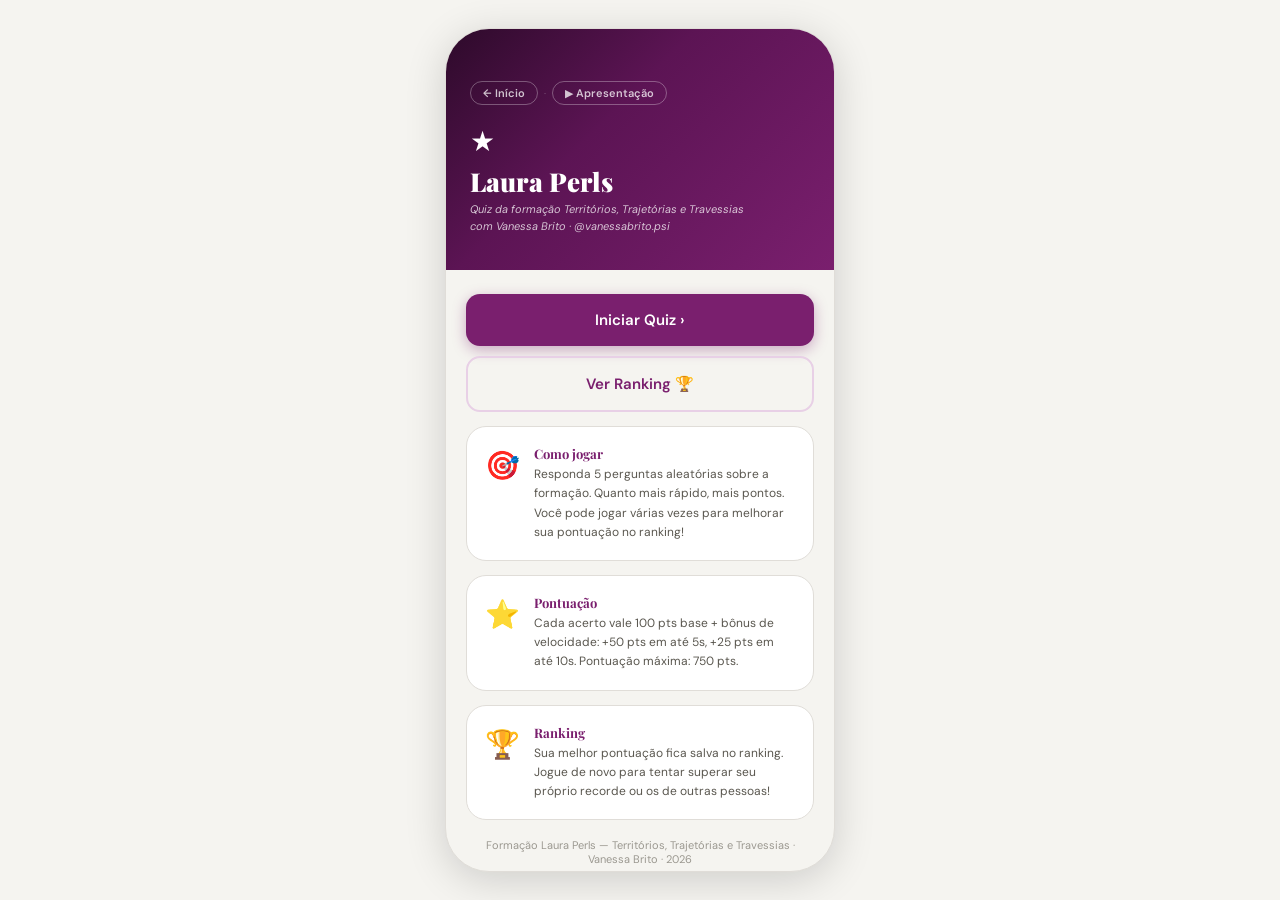
<file: quiz/index.html>
<!DOCTYPE html>
<html lang="pt-BR">
<head>
<meta charset="UTF-8">
<meta http-equiv="Cache-Control" content="no-cache, no-store, must-revalidate">
<meta http-equiv="Pragma" content="no-cache">
<meta http-equiv="Expires" content="0">
<meta name="robots" content="noindex, nofollow">
<meta name="viewport" content="width=device-width, initial-scale=1.0, viewport-fit=cover">
<title>Quiz · Laura Perls — Territórios, Trajetórias e Travessias</title>
<link href="https://fonts.googleapis.com/css2?family=Playfair+Display:wght@700;900&family=DM+Sans:ital,wght@0,400;0,500;0,600;1,400&family=JetBrains+Mono:wght@400;500;700&display=swap" rel="stylesheet">
<script src="questions.js?v=f17425f4"></script>
<script>
/* Decodifica o banco de perguntas em memória — não exposto no DOM */
(function(){
  function b64u(s){
    const bin=atob(s),bytes=new Uint8Array(bin.length);
    for(let i=0;i<bin.length;i++)bytes[i]=bin.charCodeAt(i);
    return new TextDecoder('utf-8').decode(bytes);
  }
  const raw=JSON.parse(b64u(_Q));
  window.QUESTIONS=raw.map(q=>({
    id:q.id,category:q.category,difficulty:q.difficulty,
    question:q.question,options:q.options,
    correct:q._c^_K,
    explanation:b64u(q._e)
  }));
})();
</script>
<style>
/* ══ TOKENS ══════════════════════════════════════════ */
:root {
  --bg: #f5f4f0;
  --card: #fff;
  --border: #e0ddd8;
  --border2: #ccc9c2;
  --accent: #7a1f6e;
  --accent-dark: #5c1454;
  --accent-bg: #f5edf4;
  --accent-light: #e8d0e6;
  --correct: #1a70b8;
  --correct-bg: #cde3f5;
  --wrong: #d32f2f;
  --wrong-bg: #fde8e8;
  --gold: #b07810;
  --t1: #1a1917;
  --t2: #5a574f;
  --tm: #9b9890;
  --fd: 'Playfair Display', Georgia, serif;
  --fb: 'DM Sans', system-ui, sans-serif;
  --fm: 'JetBrains Mono', monospace;
  --radius: 20px;
  --shadow: 0 4px 24px rgba(0,0,0,.10);
  --shadow-lg: 0 8px 40px rgba(0,0,0,.16);
}

/* ══ RESET ═══════════════════════════════════════════ */
*, *::before, *::after { box-sizing: border-box; margin: 0; padding: 0; }
html { height: 100%; }
body {
  height: 100%;
  background: var(--bg);
  font-family: var(--fb);
  font-size: 15px;
  color: var(--t1);
  display: flex;
  align-items: center;
  justify-content: center;
  padding: env(safe-area-inset-top) env(safe-area-inset-right) env(safe-area-inset-bottom) env(safe-area-inset-left);
}

/* ══ PHONE SHELL ═════════════════════════════════════ */
#app {
  width: 100%;
  max-width: 390px;
  min-height: 100vh;
  min-height: 100dvh;
  background: var(--bg);
  position: relative;
  overflow: hidden;
  display: flex;
  flex-direction: column;
  box-shadow: var(--shadow-lg);
}

@media (min-height: 700px) and (min-width: 420px) {
  #app {
    min-height: 844px;
    max-height: 844px;
    border-radius: 44px;
    border: 1px solid var(--border);
  }
  body { padding: 20px; }
}

/* ══ TELAS ═══════════════════════════════════════════ */
.screen {
  position: absolute;
  inset: 0;
  display: flex;
  flex-direction: column;
  overflow-y: auto;
  transition: transform .32s cubic-bezier(.4,0,.2,1), opacity .32s ease;
  transform: translateX(100%);
  opacity: 0;
  pointer-events: none;
  scrollbar-width: none;
}
.screen::-webkit-scrollbar { display: none; }
.screen.active {
  transform: translateX(0);
  opacity: 1;
  pointer-events: auto;
}
.screen.exit-left {
  transform: translateX(-60%);
  opacity: 0;
  pointer-events: none;
}

/* ══ HEADER COMUM ════════════════════════════════════ */
.screen-header {
  background: linear-gradient(135deg, #2d0a2a, #5c1454 40%, #7a1f6e);
  color: #fff;
  padding: 52px 24px 28px;
  flex-shrink: 0;
}
.screen-header .star {
  font-size: 28px;
  margin-bottom: 6px;
  display: block;
}
.screen-header h1 {
  font-family: var(--fd);
  font-size: 22px;
  font-weight: 900;
  line-height: 1.2;
  margin-bottom: 4px;
}
.screen-header .sub {
  font-size: 11px;
  opacity: .75;
  font-style: italic;
  line-height: 1.5;
}

/* ══ BOTÕES ══════════════════════════════════════════ */
.btn {
  display: flex;
  align-items: center;
  justify-content: center;
  gap: 8px;
  width: 100%;
  padding: 16px 20px;
  border-radius: 14px;
  border: none;
  font-family: var(--fb);
  font-size: 15px;
  font-weight: 600;
  cursor: pointer;
  transition: transform .12s, box-shadow .12s, background .15s;
  -webkit-tap-highlight-color: transparent;
}
.btn:active { transform: scale(.96); }
.btn-primary {
  background: var(--accent);
  color: #fff;
  box-shadow: 0 4px 14px rgba(122,31,110,.35);
}
.btn-primary:hover { background: var(--accent-dark); }
.btn-outline {
  background: transparent;
  color: var(--accent);
  border: 2px solid var(--accent-light);
}
.btn-outline:hover { background: var(--accent-bg); }
.btn-ghost {
  background: transparent;
  color: var(--t2);
  font-size: 13px;
  padding: 10px;
}
.btn-sm {
  padding: 11px 16px;
  font-size: 13px;
  border-radius: 10px;
}

/* ══ TELA 1 — WELCOME ════════════════════════════════ */
#screen-welcome .screen-header {
  padding-bottom: 36px;
}
#screen-welcome .screen-header h1 {
  font-size: 26px;
}
.welcome-body {
  flex: 1;
  padding: 24px 20px 32px;
  display: flex;
  flex-direction: column;
  gap: 14px;
}
.welcome-card {
  background: var(--card);
  border: 1px solid var(--border);
  border-radius: var(--radius);
  padding: 18px;
  display: flex;
  gap: 14px;
  align-items: flex-start;
}
.welcome-card .icon {
  font-size: 28px;
  flex-shrink: 0;
  margin-top: 2px;
}
.welcome-card h3 {
  font-family: var(--fd);
  font-size: 13px;
  color: var(--accent);
  margin-bottom: 3px;
}
.welcome-card p { font-size: 12px; color: var(--t2); line-height: 1.6; }
.welcome-cta { display: flex; flex-direction: column; gap: 10px; }
.welcome-footer {
  text-align: center;
  font-size: 11px;
  color: var(--tm);
  margin-top: 4px;
}

/* ══ TELA 2 — NOME ═══════════════════════════════════ */
#screen-name .screen-header { padding-bottom: 24px; }
.name-body {
  flex: 1;
  padding: 28px 20px 32px;
  display: flex;
  flex-direction: column;
  gap: 20px;
}
.name-body label {
  font-family: var(--fd);
  font-size: 18px;
  color: var(--t1);
  line-height: 1.3;
  display: block;
  margin-bottom: 8px;
}
.name-body input {
  width: 100%;
  padding: 16px;
  border: 2px solid var(--border);
  border-radius: 14px;
  font-family: var(--fb);
  font-size: 16px;
  color: var(--t1);
  background: var(--card);
  outline: none;
  transition: border-color .18s, box-shadow .18s;
}
.name-body input:focus {
  border-color: var(--accent);
  box-shadow: 0 0 0 3px var(--accent-light);
}
.name-body input::placeholder { color: var(--tm); }
#welcome-back {
  display: none;
  background: var(--accent-bg);
  border: 1px solid var(--accent-light);
  border-radius: 12px;
  padding: 14px 16px;
  font-size: 13px;
  color: var(--accent-dark);
  line-height: 1.5;
}
#welcome-back strong { font-family: var(--fm); font-size: 15px; color: var(--accent); }

/* ══ TELA 3 — QUIZ ═══════════════════════════════════ */
#screen-quiz {
  background: var(--bg);
}
.quiz-top {
  background: linear-gradient(135deg, #2d0a2a, #5c1454 40%, #7a1f6e);
  padding: 52px 20px 20px;
  flex-shrink: 0;
}
.quiz-meta {
  display: flex;
  justify-content: space-between;
  align-items: center;
  margin-bottom: 14px;
}
.quiz-counter {
  font-family: var(--fm);
  font-size: 11px;
  color: rgba(255,255,255,.7);
  letter-spacing: .05em;
}
.quiz-score {
  font-family: var(--fm);
  font-size: 15px;
  font-weight: 700;
  color: #fff;
}
.quiz-score span { font-size: 11px; opacity: .7; font-weight: 400; }
.progress-bar {
  height: 4px;
  background: rgba(255,255,255,.2);
  border-radius: 2px;
  overflow: hidden;
}
.progress-fill {
  height: 100%;
  background: #fff;
  border-radius: 2px;
  transition: width .4s cubic-bezier(.4,0,.2,1);
}
.timer-bar {
  height: 3px;
  background: rgba(255,255,255,.15);
  border-radius: 2px;
  margin-top: 8px;
  overflow: hidden;
}
.timer-fill {
  height: 100%;
  background: rgba(255,255,255,.7);
  border-radius: 2px;
  transition: width 1s linear, background .3s;
}
.timer-fill.warn { background: #ffb300; }
.timer-fill.danger { background: #ff5252; }

.quiz-body {
  flex: 1;
  padding: 20px 16px 24px;
  display: flex;
  flex-direction: column;
  gap: 12px;
}
.question-card {
  background: var(--card);
  border: 1px solid var(--border);
  border-radius: var(--radius);
  padding: 20px;
  box-shadow: var(--shadow);
}
.question-cat {
  font-size: 10px;
  font-weight: 600;
  text-transform: uppercase;
  letter-spacing: .08em;
  color: var(--accent);
  background: var(--accent-bg);
  display: inline-block;
  padding: 3px 9px;
  border-radius: 20px;
  margin-bottom: 12px;
}
.question-text {
  font-family: var(--fd);
  font-size: 17px;
  line-height: 1.45;
  color: var(--t1);
}
.explanation-box {
  display: none;
  margin-top: 14px;
  padding: 12px 14px;
  background: #f0f7ff;
  border-left: 3px solid var(--correct);
  border-radius: 0 10px 10px 0;
  font-size: 12px;
  color: #1a4a78;
  line-height: 1.6;
  animation: fadeIn .3s ease;
}
.explanation-box.wrong-exp {
  background: #fff8f0;
  border-color: var(--gold);
  color: #7a4a00;
}

.options-list {
  display: flex;
  flex-direction: column;
  gap: 10px;
}
.option-btn {
  width: 100%;
  padding: 14px 16px;
  background: var(--card);
  border: 2px solid var(--border);
  border-radius: 14px;
  font-family: var(--fb);
  font-size: 14px;
  color: var(--t1);
  text-align: left;
  cursor: pointer;
  display: flex;
  align-items: center;
  gap: 12px;
  transition: border-color .15s, background .15s, transform .1s;
  -webkit-tap-highlight-color: transparent;
  line-height: 1.4;
}
.option-btn:not([disabled]):hover {
  border-color: var(--accent-light);
  background: var(--accent-bg);
}
.option-btn:not([disabled]):active { transform: scale(.97); }
.option-letter {
  width: 28px;
  height: 28px;
  border-radius: 50%;
  background: var(--bg);
  color: var(--tm);
  font-family: var(--fm);
  font-size: 11px;
  font-weight: 700;
  display: flex;
  align-items: center;
  justify-content: center;
  flex-shrink: 0;
  transition: background .15s, color .15s;
}
.option-btn.correct {
  border-color: var(--correct);
  background: var(--correct-bg);
  color: #0d3d6b;
}
.option-btn.correct .option-letter {
  background: var(--correct);
  color: #fff;
}
.option-btn.wrong {
  border-color: var(--wrong);
  background: var(--wrong-bg);
  color: var(--wrong);
  text-decoration: line-through;
  text-decoration-color: var(--wrong);
}
.option-btn.wrong .option-letter {
  background: var(--wrong);
  color: #fff;
}
.option-btn[disabled] { cursor: default; }

.next-btn-wrap {
  padding: 0 16px 16px;
  display: none;
}
.next-btn-wrap.visible { display: block; }
@keyframes pulse-btn {
  0%,100% { box-shadow: 0 4px 14px rgba(122,31,110,.35); }
  50% { box-shadow: 0 4px 24px rgba(122,31,110,.6); }
}
.next-btn-wrap.visible .btn-primary { animation: pulse-btn 1.4s ease infinite; }

@keyframes shake {
  0%,100% { transform: translateX(0); }
  20% { transform: translateX(-6px); }
  40% { transform: translateX(6px); }
  60% { transform: translateX(-4px); }
  80% { transform: translateX(4px); }
}
.shake { animation: shake .35s ease; }

@keyframes fadeIn {
  from { opacity: 0; transform: translateY(-4px); }
  to { opacity: 1; transform: translateY(0); }
}

/* ══ TELA 4 — RESULTADO ══════════════════════════════ */
#screen-result .screen-header { text-align: center; padding-bottom: 20px; }
#screen-result .screen-header h1 { font-size: 18px; }
.result-body {
  flex: 1;
  padding: 20px 16px 32px;
  display: flex;
  flex-direction: column;
  gap: 14px;
}
.score-card {
  background: var(--card);
  border: 1px solid var(--border);
  border-radius: var(--radius);
  padding: 28px 20px;
  text-align: center;
  box-shadow: var(--shadow);
}
.score-stars { font-size: 28px; margin-bottom: 12px; letter-spacing: 4px; }
.score-value {
  font-family: var(--fm);
  font-size: 52px;
  font-weight: 700;
  color: var(--accent);
  line-height: 1;
  margin-bottom: 4px;
}
.score-max { font-size: 14px; color: var(--tm); font-family: var(--fm); }
.score-label {
  font-family: var(--fd);
  font-size: 16px;
  color: var(--t1);
  margin-top: 10px;
  line-height: 1.4;
}
.score-record {
  display: none;
  margin-top: 10px;
  font-size: 13px;
  color: var(--gold);
  font-weight: 600;
}
.summary-card {
  background: var(--card);
  border: 1px solid var(--border);
  border-radius: var(--radius);
  overflow: hidden;
}
.summary-title {
  padding: 12px 16px;
  font-size: 11px;
  font-weight: 600;
  text-transform: uppercase;
  letter-spacing: .08em;
  color: var(--tm);
  border-bottom: 1px solid var(--border);
  background: var(--bg);
}
.summary-item {
  display: flex;
  align-items: flex-start;
  gap: 12px;
  padding: 12px 16px;
  border-bottom: 1px solid var(--border);
  font-size: 13px;
  color: var(--t2);
  line-height: 1.4;
}
.summary-item:last-child { border-bottom: none; }
.summary-icon { font-size: 16px; flex-shrink: 0; margin-top: 1px; }
.result-cta { display: flex; flex-direction: column; gap: 10px; }

/* ══ TELA 5 — RANKING ════════════════════════════════ */
#screen-ranking .screen-header { padding-bottom: 20px; }
.ranking-body {
  flex: 1;
  padding: 16px 16px 32px;
  display: flex;
  flex-direction: column;
  gap: 8px;
}
.ranking-empty {
  text-align: center;
  padding: 48px 20px;
  color: var(--tm);
  font-size: 14px;
}
.ranking-row {
  background: var(--card);
  border: 1px solid var(--border);
  border-radius: 14px;
  padding: 14px 16px;
  display: flex;
  align-items: center;
  gap: 12px;
  transition: border-color .18s;
}
.ranking-row.me {
  border-color: var(--accent);
  box-shadow: 0 0 0 2px var(--accent-bg);
}
.rank-pos {
  font-family: var(--fm);
  font-size: 13px;
  font-weight: 700;
  width: 28px;
  text-align: center;
  flex-shrink: 0;
  color: var(--tm);
}
.rank-pos.gold { color: #f5a623; font-size: 20px; }
.rank-pos.silver { color: #b0bec5; font-size: 18px; }
.rank-pos.bronze { color: #a0673a; font-size: 18px; }
.rank-info { flex: 1; min-width: 0; }
.rank-name {
  font-weight: 600;
  font-size: 14px;
  color: var(--t1);
  white-space: nowrap;
  overflow: hidden;
  text-overflow: ellipsis;
}
.rank-rounds { font-size: 11px; color: var(--tm); margin-top: 1px; }
.rank-score {
  font-family: var(--fm);
  font-size: 16px;
  font-weight: 700;
  color: var(--accent);
  flex-shrink: 0;
}
.ranking-back { margin-top: 8px; }

/* ══ NAVEGAÇÃO NO HEADER ════════════════════════════ */
.screen-nav {
  display: flex;
  align-items: center;
  gap: 6px;
  margin-bottom: 18px;
  flex-wrap: wrap;
}
.screen-nav a {
  color: rgba(255,255,255,.75);
  text-decoration: none;
  font-size: 11px;
  font-weight: 600;
  font-family: var(--fb);
  padding: 4px 12px;
  border-radius: 20px;
  border: 1px solid rgba(255,255,255,.3);
  transition: background .15s, color .15s;
  white-space: nowrap;
}
.screen-nav a:hover { background: rgba(255,255,255,.18); color: #fff; }
.screen-nav a.disabled { opacity: .35; cursor: default; pointer-events: none; }
.screen-nav .sep { color: rgba(255,255,255,.3); font-size: 10px; }
.quiz-top-nav {
  display: flex;
  align-items: center;
  gap: 6px;
  padding: 8px 16px 0;
  flex-wrap: wrap;
}
.quiz-top-nav a {
  color: rgba(122,31,110,.8);
  text-decoration: none;
  font-size: 11px;
  font-weight: 600;
  font-family: var(--fb);
  padding: 3px 10px;
  border-radius: 20px;
  border: 1px solid rgba(122,31,110,.3);
  transition: background .15s, color .15s;
  white-space: nowrap;
}
.quiz-top-nav a:hover { background: rgba(122,31,110,.08); color: var(--accent); }
.quiz-top-nav a.disabled { opacity: .35; cursor: default; pointer-events: none; }
.quiz-top-nav .sep { color: rgba(122,31,110,.3); font-size: 10px; }
#screens { position: relative; overflow: hidden; flex: 1; min-height: 0; }
</style>
</head>
<body>
<div id="app">

  <div id="screens">

  <!-- ① WELCOME -->
  <div class="screen active" id="screen-welcome">
    <div class="screen-header">
      <div class="screen-nav">
        <a href="../index.html?v=7d16610b">← Início</a>
        <span class="sep">·</span>
        <a href="../apresentacao/index.html?v=536fe810">▶ Apresentação</a>
      </div>
      <span class="star">★</span>
      <h1>Laura Perls</h1>
      <div class="sub">Quiz da formação Territórios, Trajetórias e Travessias<br>com Vanessa Brito · @vanessabrito.psi</div>
    </div>
    <div class="welcome-body">
      <div class="welcome-cta">
        <button class="btn btn-primary" onclick="goTo('name')">Iniciar Quiz ›</button>
        <button class="btn btn-outline" onclick="goTo('ranking')">Ver Ranking 🏆</button>
      </div>
      <div class="welcome-card">
        <div class="icon">🎯</div>
        <div>
          <h3>Como jogar</h3>
          <p>Responda 5 perguntas aleatórias sobre a formação. Quanto mais rápido, mais pontos. Você pode jogar várias vezes para melhorar sua pontuação no ranking!</p>
        </div>
      </div>
      <div class="welcome-card">
        <div class="icon">⭐</div>
        <div>
          <h3>Pontuação</h3>
          <p>Cada acerto vale 100 pts base + bônus de velocidade: +50 pts em até 5s, +25 pts em até 10s. Pontuação máxima: 750 pts.</p>
        </div>
      </div>
      <div class="welcome-card">
        <div class="icon">🏆</div>
        <div>
          <h3>Ranking</h3>
          <p>Sua melhor pontuação fica salva no ranking. Jogue de novo para tentar superar seu próprio recorde ou os de outras pessoas!</p>
        </div>
      </div>
      <div class="welcome-footer">
        Formação Laura Perls — Territórios, Trajetórias e Travessias · Vanessa Brito · 2026
      </div>
    </div>
  </div>

  <!-- ② NAME INPUT -->
  <div class="screen" id="screen-name">
    <div class="screen-header">
      <div class="screen-nav">
        <a href="../index.html?v=7d16610b">← Início</a>
        <span class="sep">·</span>
        <a href="../apresentacao/index.html?v=536fe810">▶ Apresentação</a>
      </div>
      <span class="star">★</span>
      <h1>Identificação</h1>
      <div class="sub">Como você quer aparecer no ranking?</div>
    </div>
    <div class="name-body">
      <div>
        <label for="player-name">Seu nome</label>
        <input
          type="text"
          id="player-name"
          placeholder="Digite seu nome aqui..."
          maxlength="30"
          autocomplete="off"
          autocorrect="off"
          spellcheck="false"
          oninput="onNameInput()"
          onkeydown="if(event.key==='Enter') startQuiz()"
        >
      </div>
      <div id="welcome-back"></div>
      <button class="btn btn-primary" onclick="startQuiz()">Começar Quiz ›</button>
      <button class="btn btn-ghost" onclick="goTo('welcome')">← Voltar</button>
    </div>
  </div>

  <!-- ③ QUIZ -->
  <div class="screen" id="screen-quiz">
    <div class="quiz-top-nav">
      <a href="../index.html?v=7d16610b">← Início</a>
        <span class="sep">·</span>
        <a href="../apresentacao/index.html?v=536fe810">▶ Apresentação</a>
    </div>
    <div class="quiz-top">
      <div class="quiz-meta">
        <span class="quiz-counter" id="quiz-counter">PERGUNTA 1 DE 5</span>
        <span class="quiz-score"><span>Pontos: </span><span id="quiz-score-val">0</span></span>
      </div>
      <div class="progress-bar"><div class="progress-fill" id="progress-fill" style="width:20%"></div></div>
      <div class="timer-bar"><div class="timer-fill" id="timer-fill" style="width:100%"></div></div>
    </div>
    <div class="quiz-body">
      <div class="question-card" id="question-card">
        <span class="question-cat" id="question-cat">Contexto</span>
        <div class="question-text" id="question-text">Carregando...</div>
        <div class="explanation-box" id="explanation-box"></div>
      </div>
      <div class="options-list" id="options-list"></div>
    </div>
    <div class="next-btn-wrap" id="next-btn-wrap">
      <button class="btn btn-primary" onclick="nextQuestion()">
        <span id="next-btn-label">Próxima Pergunta ›</span>
      </button>
    </div>
  </div>

  <!-- ④ RESULTADO -->
  <div class="screen" id="screen-result">
    <div class="screen-header">
      <div class="screen-nav">
        <a href="../index.html?v=7d16610b">← Início</a>
        <span class="sep">·</span>
        <a href="../apresentacao/index.html?v=536fe810">▶ Apresentação</a>
      </div>
      <span class="star">★</span>
      <h1 id="result-header">Resultado</h1>
      <div class="sub" id="result-name-sub">Boa partida!</div>
    </div>
    <div class="result-body">
      <div class="score-card">
        <div class="score-stars" id="result-stars">★★★☆☆</div>
        <div class="score-value" id="result-score">0</div>
        <div class="score-max">de 750 pontos possíveis</div>
        <div class="score-label" id="result-msg"></div>
        <div class="score-record" id="result-record">⭐ Novo recorde pessoal!</div>
      </div>
      <div class="summary-card">
        <div class="summary-title">Resumo das perguntas</div>
        <div id="summary-list"></div>
      </div>
      <div class="result-cta">
        <button class="btn btn-primary" onclick="playAgain()">Jogar de Novo ›</button>
        <button class="btn btn-outline" onclick="goTo('ranking')">Ver Ranking 🏆</button>
        <button class="btn btn-ghost" onclick="goTo('welcome')">← Início</button>
      </div>
    </div>
  </div>

  <!-- ⑤ RANKING -->
  <div class="screen" id="screen-ranking">
    <div class="screen-header">
      <div class="screen-nav">
        <a href="../index.html?v=7d16610b">← Início</a>
        <span class="sep">·</span>
        <a href="../apresentacao/index.html?v=536fe810">▶ Apresentação</a>
      </div>
      <span class="star">🏆</span>
      <h1>Ranking</h1>
      <div class="sub">As melhores pontuações registradas</div>
    </div>
    <div class="ranking-body" id="ranking-body">
    </div>
  </div>

  </div><!-- #screens -->
</div><!-- #app -->

<script>
/* ════════════════════════════════════════════════════
   ESTADO GLOBAL
════════════════════════════════════════════════════ */
const STORAGE_KEY = 'lpt_ranking_v1';
const Q_PER_ROUND = 5;
const TIMER_SECS  = 60;

let state = {
  screen: 'welcome',
  playerName: '',
  round: [],       // perguntas selecionadas p/ rodada (com opções embaralhadas)
  current: 0,      // índice da pergunta atual
  score: 0,        // pontuação acumulada
  answers: [],     // { correct: bool, score: n } por pergunta
  timerInterval: null,
  timerStarted: null,
  answered: false,
};

/* ════════════════════════════════════════════════════
   NAVEGAÇÃO ENTRE TELAS
════════════════════════════════════════════════════ */
const CAT_LABELS = {
  contexto:  'Contexto',
  genero:    'Autoria & Gênero',
  editorial: 'Editorial & Voz',
  laura:     'Laura Perls',
  metodo:    'Método',
  conceitos: 'Conceitos',
};

function goTo(name, direction = 'right') {
  const current = document.querySelector('.screen.active');
  const next    = document.getElementById('screen-' + name);
  if (!next || current === next) return;

  current.classList.remove('active');
  current.classList.add('exit-left');

  next.classList.add('active');
  next.scrollTop = 0;

  setTimeout(() => current.classList.remove('exit-left'), 350);

  if (name === 'ranking') renderRanking();
  if (name === 'name')    prefetchRanking();
}

/* ════════════════════════════════════════════════════
   TELA 2 — NOME
════════════════════════════════════════════════════ */
function onNameInput() {
  const input = document.getElementById('player-name');
  const wb    = document.getElementById('welcome-back');
  const name  = input.value.trim();
  if (!name) { wb.style.display = 'none'; return; }

  const entry = getRankingEntry(name);
  if (entry) {
    wb.style.display = 'block';
    wb.innerHTML = `Bem-vinda/o de volta! 👋<br>Sua melhor pontuação: <strong>${entry.score}</strong> pts (${entry.rounds} partida${entry.rounds !== 1 ? 's' : ''})`;
  } else {
    wb.style.display = 'none';
  }
}

/* ════════════════════════════════════════════════════
   INICIAR QUIZ
════════════════════════════════════════════════════ */
function startQuiz() {
  const input = document.getElementById('player-name');
  const name  = input.value.trim();
  if (!name) {
    input.focus();
    input.style.borderColor = 'var(--wrong)';
    setTimeout(() => input.style.borderColor = '', 800);
    return;
  }
  state.playerName = name;
  state.round      = buildRound();
  state.current    = 0;
  state.score      = 0;
  state.answers    = [];
  state.answered   = false;

  goTo('quiz');
  renderQuestion();
}

function buildRound() {
  const shuffled = [...QUESTIONS].sort(() => Math.random() - .5).slice(0, Q_PER_ROUND);
  return shuffled.map(q => {
    // embaralha as opções mantendo referência à correta
    const indices    = [0, 1, 2, 3];
    const newOrder   = indices.sort(() => Math.random() - .5);
    const newOptions = newOrder.map(i => q.options[i]);
    const newCorrect = newOrder.indexOf(q.correct);
    return { ...q, options: newOptions, correct: newCorrect };
  });
}

/* ════════════════════════════════════════════════════
   RENDERIZAR PERGUNTA
════════════════════════════════════════════════════ */
function renderQuestion() {
  const q    = state.round[state.current];
  const idx  = state.current;
  const total = Q_PER_ROUND;

  // meta
  document.getElementById('quiz-counter').textContent =
    `PERGUNTA ${idx + 1} DE ${total}`;
  document.getElementById('progress-fill').style.width =
    `${((idx + 1) / total) * 100}%`;
  document.getElementById('quiz-score-val').textContent = state.score;

  // categoria
  document.getElementById('question-cat').textContent =
    CAT_LABELS[q.category] || q.category;

  // texto
  document.getElementById('question-text').textContent = q.question;

  // explicação (esconde)
  const expBox = document.getElementById('explanation-box');
  expBox.style.display = 'none';
  expBox.classList.remove('wrong-exp');

  // opções
  const list = document.getElementById('options-list');
  list.innerHTML = '';
  const letters = ['A', 'B', 'C', 'D'];
  q.options.forEach((opt, i) => {
    const btn = document.createElement('button');
    btn.className = 'option-btn';
    btn.innerHTML = `<span class="option-letter">${letters[i]}</span><span>${opt}</span>`;
    btn.onclick = () => answer(i);
    list.appendChild(btn);
  });

  // next btn
  const wrap = document.getElementById('next-btn-wrap');
  wrap.classList.remove('visible');
  document.getElementById('next-btn-label').textContent =
    idx + 1 < total ? 'Próxima Pergunta ›' : 'Ver Resultado ›';

  state.answered = false;
  startTimer();
}

/* ════════════════════════════════════════════════════
   TIMER
════════════════════════════════════════════════════ */
function startTimer() {
  clearInterval(state.timerInterval);
  state.timerStarted = Date.now();

  const fill = document.getElementById('timer-fill');
  fill.style.transition = 'none';
  fill.style.width = '100%';
  fill.className   = 'timer-fill';
  // force reflow
  void fill.offsetWidth;
  fill.style.transition = `width ${TIMER_SECS}s linear`;
  fill.style.width = '0%';

  state.timerInterval = setInterval(() => {
    const elapsed = (Date.now() - state.timerStarted) / 1000;
    const pct     = 1 - (elapsed / TIMER_SECS);

    if (pct < .33) fill.classList.add('danger');
    else if (pct < .55) fill.classList.add('warn');

    if (elapsed >= TIMER_SECS && !state.answered) {
      clearInterval(state.timerInterval);
      answer(-1); // tempo esgotado → resposta errada
    }
  }, 500);
}

function stopTimer() {
  clearInterval(state.timerInterval);
}

function getTimeBonus() {
  const elapsed = (Date.now() - state.timerStarted) / 1000;
  if (elapsed <= 5)  return 50;
  if (elapsed <= 10) return 25;
  return 0;
}

/* ════════════════════════════════════════════════════
   RESPONDER
════════════════════════════════════════════════════ */
function answer(chosen) {
  if (state.answered) return;
  state.answered = true;
  stopTimer();

  const q       = state.round[state.current];
  const correct = q.correct;
  const isRight = chosen === correct;
  const bonus   = isRight ? getTimeBonus() : 0;
  const pts     = isRight ? 100 + bonus : 0;

  state.score += pts;
  state.answers.push({ correct: isRight, score: pts, question: q.question });

  document.getElementById('quiz-score-val').textContent = state.score;

  // desabilita botões
  const btns = document.querySelectorAll('.option-btn');
  btns.forEach((btn, i) => {
    btn.disabled = true;
    if (i === correct) btn.classList.add('correct');
    else if (i === chosen && !isRight) {
      btn.classList.add('wrong');
      btn.closest('.option-btn') || btn;
    }
  });

  // shake no card se errou
  if (!isRight) {
    const card = document.getElementById('question-card');
    card.classList.add('shake');
    setTimeout(() => card.classList.remove('shake'), 400);
  }

  // explicação
  const expBox = document.getElementById('explanation-box');
  expBox.textContent = q.explanation;
  if (!isRight) expBox.classList.add('wrong-exp');
  expBox.style.display = 'block';

  // mostrar botão "Próxima"
  setTimeout(() => {
    document.getElementById('next-btn-wrap').classList.add('visible');
  }, 400);
}

/* ════════════════════════════════════════════════════
   PRÓXIMA PERGUNTA
════════════════════════════════════════════════════ */
function nextQuestion() {
  state.current++;
  if (state.current >= Q_PER_ROUND) {
    showResult();
  } else {
    renderQuestion();
    // smooth scroll top
    document.getElementById('screen-quiz').scrollTo({ top: 0, behavior: 'smooth' });
  }
}

/* ════════════════════════════════════════════════════
   TELA DE RESULTADO
════════════════════════════════════════════════════ */
const MESSAGES = [
  { min: 0,   msg: 'Continue estudando — a pesquisa vai te surpreender!' },
  { min: 100, msg: 'Bom começo! A história de Laura merece ser conhecida.' },
  { min: 250, msg: 'Você está no caminho certo. A luta continua!' },
  { min: 400, msg: 'Muito bem! Você conhece o apagamento de Laura.' },
  { min: 550, msg: 'Excelente! Laura Perls aprovaria sua pontuação.' },
  { min: 700, msg: 'Perfeito! Você é uma/um guardiã/guardião da memória de Laura! 🎓' },
];

function showResult() {
  const score  = state.score;
  const hits   = state.answers.filter(a => a.correct).length;
  const stars  = '★'.repeat(hits) + '☆'.repeat(Q_PER_ROUND - hits);
  const msg    = [...MESSAGES].reverse().find(m => score >= m.min)?.msg || MESSAGES[0].msg;

  // header
  document.getElementById('result-header').textContent =
    `${hits} de ${Q_PER_ROUND} acertos`;
  document.getElementById('result-name-sub').textContent =
    `Parabéns, ${state.playerName}!`;

  // score (counter-up)
  document.getElementById('result-stars').textContent = stars;
  countUp(document.getElementById('result-score'), score, 900);
  document.getElementById('result-msg').textContent = msg;

  // salvar ranking e verificar recorde (assíncrono — API compartilhada)
  const recordEl = document.getElementById('result-record');
  recordEl.style.display = 'none';
  saveScore(state.playerName, score).then(isRecord => {
    recordEl.style.display = isRecord ? 'block' : 'none';
  });

  // resumo das perguntas
  const list = document.getElementById('summary-list');
  list.innerHTML = '';
  state.answers.forEach(a => {
    const div = document.createElement('div');
    div.className = 'summary-item';
    div.innerHTML = `
      <span class="summary-icon">${a.correct ? '✅' : '❌'}</span>
      <span>${a.question}</span>
    `;
    list.appendChild(div);
  });

  goTo('result');
}

function playAgain() {
  state.round    = buildRound();
  state.current  = 0;
  state.score    = 0;
  state.answers  = [];
  state.answered = false;
  goTo('quiz');
  renderQuestion();
}

/* ════════════════════════════════════════════════════
   COUNTER-UP ANIMATION
════════════════════════════════════════════════════ */
function countUp(el, target, duration = 700) {
  const start = performance.now();
  const tick  = (now) => {
    const p = Math.min((now - start) / duration, 1);
    const e = 1 - Math.pow(1 - p, 3); // ease-out cubic
    el.textContent = Math.round(e * target);
    if (p < 1) requestAnimationFrame(tick);
  };
  requestAnimationFrame(tick);
}

/* ════════════════════════════════════════════════════
   RANKING — API COMPARTILHADA (com fallback local)
════════════════════════════════════════════════════ */
const API_URL = '/api/ranking';
let rankingCache = null;   // último ranking carregado (array)

function normalise(name) { return name.trim().toLowerCase(); }
function today() { return new Date().toISOString().split('T')[0]; }

/* --- fallback local: usado enquanto a API não está no ar ou se falhar --- */
function loadRankingLocal() {
  try { return JSON.parse(localStorage.getItem(STORAGE_KEY)) || []; }
  catch { return []; }
}
function saveRankingLocal(data) {
  try { localStorage.setItem(STORAGE_KEY, JSON.stringify(data)); } catch {}
}
function saveScoreLocal(name, score) {
  const data = loadRankingLocal();
  const key  = normalise(name);
  const idx  = data.findIndex(e => normalise(e.name) === key);
  let isRecord = false;
  if (idx === -1) {
    data.push({ name: name.trim(), score, rounds: 1, date: today() });
    isRecord = true;
  } else {
    data[idx].rounds++;
    data[idx].date = today();
    if (score > data[idx].score) { data[idx].score = score; isRecord = true; }
  }
  data.sort((a, b) => b.score - a.score || a.date.localeCompare(b.date));
  saveRankingLocal(data);
  return isRecord;
}

/* --- API compartilhada --- */
async function fetchRanking() {
  try {
    const res = await fetch(API_URL, { cache: 'no-store' });
    if (!res.ok) throw new Error('http ' + res.status);
    const json = await res.json();
    rankingCache = Array.isArray(json.ranking) ? json.ranking : [];
    return rankingCache;
  } catch (err) {
    rankingCache = loadRankingLocal();   // fallback: mostra ao menos o histórico local
    return rankingCache;
  }
}

async function saveScore(name, score) {
  const localRecord = saveScoreLocal(name, score);   // continuidade pessoal
  try {
    const res = await fetch(API_URL, {
      method: 'POST',
      headers: { 'Content-Type': 'application/json' },
      body: JSON.stringify({ name: name.trim(), score }),
    });
    if (!res.ok) throw new Error('http ' + res.status);
    const json = await res.json();
    return !!json.isRecord;
  } catch (err) {
    return localRecord;   // se a API falhar, usa o resultado local
  }
}

function prefetchRanking() { fetchRanking(); }

function getRankingEntry(name) {
  const key = normalise(name);
  const src = rankingCache || loadRankingLocal();
  return src.find(e => normalise(e.name) === key);
}

/* ════════════════════════════════════════════════════
   RENDERIZAR RANKING
════════════════════════════════════════════════════ */
async function renderRanking() {
  const body   = document.getElementById('ranking-body');
  const me     = normalise(state.playerName);

  body.innerHTML = `<div class="ranking-empty">🏆<br><br>Carregando ranking…</div>`;

  const data = await fetchRanking();
  body.innerHTML = '';

  if (!data || data.length === 0) {
    body.innerHTML = `<div class="ranking-empty">🏆<br><br>Ainda não há pontuações registradas.<br>Seja a primeira pessoa a jogar!</div>`;
    const btn = document.createElement('div');
    btn.className = 'ranking-back';
    btn.innerHTML = `<button class="btn btn-primary" onclick="goTo('welcome')">Jogar Agora ›</button>`;
    body.appendChild(btn);
    return;
  }

  const medals = ['🥇', '🥈', '🥉'];

  data.slice(0, 10).forEach((entry, i) => {
    const isMe = me && normalise(entry.name) === me;
    const row  = document.createElement('div');
    row.className = 'ranking-row' + (isMe ? ' me' : '');

    let posContent = '';
    if (i < 3) {
      posContent = `<span class="rank-pos ${['gold','silver','bronze'][i]}">${medals[i]}</span>`;
    } else {
      posContent = `<span class="rank-pos">${i + 1}</span>`;
    }

    row.innerHTML = `
      ${posContent}
      <div class="rank-info">
        <div class="rank-name">${escapeHTML(entry.name)}${isMe ? ' <span style="color:var(--accent);font-size:11px;">(você)</span>' : ''}</div>
        <div class="rank-rounds">${entry.rounds} partida${entry.rounds !== 1 ? 's' : ''} · ${entry.date}</div>
      </div>
      <div class="rank-score">${entry.score}</div>
    `;
    body.appendChild(row);
  });

  const btn = document.createElement('div');
  btn.className = 'ranking-back';
  btn.innerHTML = `<button class="btn btn-outline" onclick="goTo('welcome')">← Voltar ao Início</button>`;
  body.appendChild(btn);
}

function escapeHTML(str) {
  return str.replace(/&/g,'&amp;').replace(/</g,'&lt;').replace(/>/g,'&gt;').replace(/"/g,'&quot;');
}
</script>
</body>
</html>
</file>
<file: apresentacao/_style.css>
/* ─────────────── FONTES LOCAIS (offline-safe) ─────────────── */
@font-face { font-family:'Playfair Display'; font-style:normal; font-weight:700; font-display:swap; src:url('fonts/playfair-display-latin-700-normal.woff2') format('woff2'); }
@font-face { font-family:'Playfair Display'; font-style:normal; font-weight:900; font-display:swap; src:url('fonts/playfair-display-latin-900-normal.woff2') format('woff2'); }
@font-face { font-family:'Playfair Display'; font-style:italic; font-weight:700; font-display:swap; src:url('fonts/playfair-display-latin-700-italic.woff2') format('woff2'); }
@font-face { font-family:'DM Sans'; font-style:normal; font-weight:300; font-display:swap; src:url('fonts/dm-sans-latin-300-normal.woff2') format('woff2'); }
@font-face { font-family:'DM Sans'; font-style:normal; font-weight:400; font-display:swap; src:url('fonts/dm-sans-latin-400-normal.woff2') format('woff2'); }
@font-face { font-family:'DM Sans'; font-style:italic; font-weight:400; font-display:swap; src:url('fonts/dm-sans-latin-400-italic.woff2') format('woff2'); }
@font-face { font-family:'DM Sans'; font-style:normal; font-weight:500; font-display:swap; src:url('fonts/dm-sans-latin-500-normal.woff2') format('woff2'); }
@font-face { font-family:'DM Sans'; font-style:normal; font-weight:600; font-display:swap; src:url('fonts/dm-sans-latin-600-normal.woff2') format('woff2'); }
@font-face { font-family:'JetBrains Mono'; font-style:normal; font-weight:400; font-display:swap; src:url('fonts/jetbrains-mono-latin-400-normal.woff2') format('woff2'); }
@font-face { font-family:'JetBrains Mono'; font-style:normal; font-weight:500; font-display:swap; src:url('fonts/jetbrains-mono-latin-500-normal.woff2') format('woff2'); }
@font-face { font-family:'JetBrains Mono'; font-style:normal; font-weight:600; font-display:swap; src:url('fonts/jetbrains-mono-latin-600-normal.woff2') format('woff2'); }

/* ─────────────── TOKENS ─────────────── */
:root {
  --bg:     #f5f4f0;
  --bg2:    #edecea;
  --card:   #fff;
  --border: #e0ddd8;
  --bord2:  #ccc9c2;
  --acc:    #7a1f6e;
  --abg:    #f5edf4;
  --alit:   #e8d0e6;
  --fem:    #1a70b8;
  --feml:   #cde3f5;
  --masc:   #5a1a9a;
  --mascl:  #e2d3f5;
  --mix:    #2a8a7a;
  --mixl:   #cdf0e8;
  --lau:    #b07810;
  --laul:   #f5e8c8;
  --red:    #d32f2f;
  --tm:     #76726a; /* contraste elevado p/ projeção (era #9b9890) */
  --t1:     #1a1917;
  --t2:     #5a574f;
  --fd:     'Playfair Display', Georgia, serif;
  --fb:     'DM Sans', system-ui, sans-serif;
  --fm:     'JetBrains Mono', monospace;
  --hgrad:  linear-gradient(135deg,#2d0a2a,#5c1454 40%,#7a1f6e);
}

/* ─────────────── RESET ─────────────── */
*,*::before,*::after { box-sizing:border-box; margin:0; padding:0; }
img { display:block; }

/* ─────────────── SHELL ─────────────── */
html,body { height:100%; overflow:hidden; }
body {
  background:#1a1917;
  font-family:var(--fb);
  display:flex; flex-direction:column;
}

#shell { height:100vh; display:flex; flex-direction:column; position:relative; }

/* ─────────────── PROGRESS ─────────────── */
#prog {
  position:fixed; top:0; left:0; height:3px;
  background:linear-gradient(90deg,var(--acc),#c0589c,var(--acc));
  background-size:200% 100%;
  animation:shimmer 3.5s linear infinite;
  transition:width .4s cubic-bezier(.4,0,.2,1);
  z-index:1000;
  box-shadow:0 0 8px rgba(122,31,110,.6);
}
@keyframes shimmer { from { background-position:0% 0; } to { background-position:200% 0; } }

/* ─────────────── DECK ─────────────── */
#deck {
  flex:1; min-height:0;
  position:relative;
  overflow:hidden;
}

/* ─────────────── SLIDE ─────────────── */
.slide {
  position:absolute; inset:0;
  background:var(--bg);
  display:flex; flex-direction:column;
  overflow:hidden;
  opacity:0; pointer-events:none;
  transform:translateX(54px) scale(.985);
  filter:blur(7px);
  will-change:opacity,transform,filter;
  transition:opacity .45s cubic-bezier(.22,1,.36,1), transform .45s cubic-bezier(.22,1,.36,1), filter .45s cubic-bezier(.22,1,.36,1);
}
.slide.active  { opacity:1; pointer-events:all; transform:translateX(0) scale(1); filter:blur(0); }
.slide.out     { opacity:0; transform:translateX(-54px) scale(.985); filter:blur(7px); }

/* ─────────────── SLIDE HEADER ─────────────── */
.sh {
  background:var(--hgrad); color:#fff;
  padding:clamp(9px,1.3vh,15px) clamp(16px,3.5vw,46px) clamp(7px,1vh,13px);
  flex-shrink:0;
  display:flex; align-items:flex-end; justify-content:space-between; gap:20px;
}
.sh-lbl { font-family:var(--fm); font-size:10px; letter-spacing:.12em; text-transform:uppercase; opacity:.65; margin-bottom:3px; }
.sh-title { font-family:var(--fd); font-size:clamp(15px,1.9vw,23px); font-weight:900; line-height:1.2; }
.sh-meta  { font-size:11px; opacity:.7; text-align:right; line-height:1.7; flex-shrink:0; }

/* ─────────────── SLIDE BODY ─────────────── */
.sb {
  flex:1; min-height:0;
  display:flex; flex-direction:column;
  gap:clamp(6px,0.9vh,13px);
  padding:clamp(8px,1.2vh,16px) clamp(16px,3.5vw,46px) clamp(6px,0.9vh,12px);
  overflow:auto;
}

/* ─────────────── BG OVERLAY (for slides with image bg) ─────────────── */
.bg-img {
  position:absolute; inset:0;
  background-size:cover; background-position:center;
  pointer-events:none; z-index:0;
  transform-origin:center;
}
/* Ken Burns: zoom lento enquanto o slide está ativo */
.slide.active .bg-img { animation:kenburns 24s ease-out forwards; }
@keyframes kenburns {
  from { transform:scale(1); }
  to   { transform:scale(1.08) translateX(-1%); }
}
.bg-img::after {
  content:''; position:absolute; inset:0;
  background:var(--bg); opacity:.84;
}
.sh,.sb { position:relative; z-index:1; }

/* ─────────────── KPI GRID ─────────────── */
.kgrid {
  display:grid;
  grid-template-columns:repeat(auto-fit,minmax(clamp(80px,10vw,120px),1fr));
  gap:clamp(4px,0.6vh,9px); flex-shrink:0;
}
.kpi { background:var(--card); border:1px solid var(--border); border-radius:10px; padding:clamp(8px,1.1vh,13px) clamp(8px,1.1vw,15px); }
.kv  { font-family:var(--fm); font-size:clamp(18px,2.5vw,30px); font-weight:600; color:var(--acc); line-height:1; margin-bottom:3px; }
.kl  { font-size:11px; color:var(--tm); text-transform:uppercase; letter-spacing:.05em; line-height:1.4; }
.ks  { font-size:10px; color:var(--t2); margin-top:2px; }
.kpi.fem  .kv { color:var(--fem); }
.kpi.masc .kv { color:var(--masc); }
.kpi.mix  .kv { color:var(--mix); }
.kpi.lau  .kv { color:var(--lau); }
.kpi.acc  { border-color:var(--alit); background:var(--abg); }
.kpi.acc  .kv { color:var(--acc); }

/* ─────────────── CARD ─────────────── */
.card {
  background:var(--card); border:1px solid var(--border);
  border-radius:12px; padding:clamp(9px,1.2vh,15px) clamp(10px,1.2vw,17px);
}
.ct   { font-family:var(--fd); font-size:13.5px; font-weight:700; color:var(--t1); margin-bottom:3px; }
.cs   { font-size:10px; color:var(--tm); text-transform:uppercase; letter-spacing:.05em; margin-bottom:10px; }

/* card that contains a chart — must be flex col */
.cchart {
  background:var(--card); border:1px solid var(--border);
  border-radius:12px; padding:clamp(9px,1.2vh,15px) clamp(10px,1.2vw,17px);
  display:flex; flex-direction:column; overflow:hidden;
}
.cchart.grow { flex:1; min-height:0; }

/* ─────────────── CHART WRAPPER ─────────────── */
/* No fixed heights — charts fill available flex space */
.cw {
  position:relative;
  flex:1; min-height:0;
  width:100%;
}

/* ─────────────── CONTENT GRID ─────────────── */
.cgrid { display:grid; gap:clamp(6px,0.9vh,13px); }
.c2    { grid-template-columns:1fr 1fr; }
.c3    { grid-template-columns:1fr 1fr 1fr; }
.c12   { grid-template-columns:1fr 2fr; }
.c21   { grid-template-columns:2fr 1fr; }
/* grid that should fill remaining slide body space */
.cgrow { flex:1; min-height:0; align-content:stretch; align-items:stretch; }
/* cell inside grid that should be flex column (for charts) */
.gcol  { display:flex; flex-direction:column; min-height:0; gap:8px; }

/* ─────────────── TIMELINE ─────────────── */
.tl { display:flex; gap:0; flex-shrink:0; }
.tl-item { flex:1; background:var(--card); border:1px solid var(--border); padding:clamp(7px,1vh,11px) clamp(9px,1.1vw,14px); position:relative; }
.tl-item:first-child { border-radius:8px 0 0 8px; }
.tl-item:last-child  { border-radius:0 8px 8px 0; }
.tl-item+.tl-item    { border-left:none; }
.tl-yr  { font-family:var(--fm); font-size:10.5px; color:var(--acc); font-weight:600; margin-bottom:3px; }
.tl-txt { font-size:12.5px; color:var(--t2); line-height:1.5; }

/* ─────────────── TABLE ─────────────── */
.ptbl { width:100%; border-collapse:collapse; font-size:12.5px; }
.ptbl th { text-align:left; padding:7px 9px; background:var(--bg2); font-size:10px; font-weight:600; color:var(--tm); text-transform:uppercase; letter-spacing:.04em; border-bottom:2px solid var(--border); }
.ptbl td { padding:6px 8px; border-bottom:1px solid var(--border); vertical-align:top; color:var(--t2); line-height:1.45; }
.ptbl tr:last-child td { border-bottom:none; }
.ptbl tr:hover td { background:var(--bg); }

/* ─────────────── TAGS ─────────────── */
.gtag { display:inline-flex; align-items:center; padding:2px 8px; border-radius:20px; font-size:10px; font-weight:600; white-space:nowrap; }
.gtag.masc { background:var(--mascl); color:var(--masc); }
.gtag.fem  { background:var(--feml);  color:var(--fem);  }
.gtag.mix  { background:var(--mixl);  color:var(--mix);  }
.gtag.lau  { background:var(--laul);  color:var(--lau);  }
.gtag.acc  { background:var(--abg);   color:var(--acc);  }

/* ─────────────── INSIGHT BLOCK ─────────────── */
.insight { background:var(--hgrad); border-radius:12px; padding:clamp(10px,1.4vh,18px) clamp(12px,1.6vw,22px); color:#fff; display:flex; flex-direction:column; justify-content:center; }
.insight blockquote { font-family:var(--fd); font-size:clamp(14px,1.9vw,18px); line-height:1.6; padding-left:12px; border-left:3px solid rgba(255,255,255,.4); margin-bottom:14px; }
.igrid { display:grid; grid-template-columns:repeat(auto-fit,minmax(140px,1fr)); gap:8px; }
.ic  { background:rgba(255,255,255,.1); border:1px solid rgba(255,255,255,.15); border-radius:8px; padding:10px 12px; }
.ict { font-size:9.5px; text-transform:uppercase; letter-spacing:.08em; opacity:.7; margin-bottom:4px; }
.icb { font-size:12.5px; line-height:1.5; opacity:.92; }

/* ─────────────── BIG NUMBERS ─────────────── */
.bignums { display:flex; gap:12px; align-items:stretch; flex-shrink:0; }
.nblock { flex:1; background:var(--card); border:1px solid var(--border); border-radius:12px; padding:clamp(10px,1.5vh,18px); text-align:center; display:flex; flex-direction:column; align-items:center; justify-content:center; gap:5px; }
.nblock.hi { border-color:var(--acc); background:var(--abg); }
.nv { font-family:var(--fm); font-size:clamp(28px,4.5vw,50px); font-weight:600; color:var(--acc); line-height:1; }
.nblock.fem  .nv { color:var(--fem); }
.nblock.masc .nv { color:var(--masc); }
.nblock.lau  .nv { color:var(--lau); }
.nl { font-size:11px; color:var(--tm); text-transform:uppercase; letter-spacing:.05em; line-height:1.4; }
.ns { font-size:10px; color:var(--t2); }

/* ─────────────── BULLET LIST ─────────────── */
.blist { display:flex; flex-direction:column; gap:clamp(5px,0.7vh,9px); }
.bi { display:flex; gap:10px; align-items:flex-start; background:var(--card); border:1px solid var(--border); border-radius:9px; padding:clamp(7px,0.9vh,11px) clamp(8px,1vw,13px); }
.bd { width:7px; height:7px; border-radius:50%; background:var(--acc); margin-top:4px; flex-shrink:0; }
.bd.fem  { background:var(--fem); }
.bd.masc { background:var(--masc); }
.bd.lau  { background:var(--lau); }
.bd.red  { background:var(--red); }
.bt { font-size:13px; color:var(--t2); line-height:1.55; }
.bt strong { color:var(--t1); font-weight:600; }

/* ─────────────── HBOX ─────────────── */
.hbox { background:var(--abg); border:1px solid var(--alit); border-radius:9px; padding:clamp(8px,1.1vh,12px) clamp(11px,1.4vw,16px); font-size:clamp(12px,1.2vw,13.5px); color:var(--acc); line-height:1.6; flex-shrink:0; }
.hbox strong { font-weight:700; }

/* ─────────────── QUOTE ─────────────── */
.qblock { background:var(--card); border-left:3px solid var(--acc); border-radius:0 9px 9px 0; padding:clamp(10px,1.3vh,15px) clamp(11px,1.4vw,18px); font-family:var(--fd); font-style:italic; font-size:clamp(12.5px,1.25vw,14.5px); color:var(--t1); line-height:1.6; flex-shrink:0; }
.qattr  { font-family:var(--fb); font-style:normal; font-size:10px; color:var(--tm); margin-top:6px; text-transform:uppercase; letter-spacing:.06em; }

/* ─────────────── LEGEND ─────────────── */
.leg { display:flex; gap:12px; flex-wrap:wrap; margin-top:6px; flex-shrink:0; }
.li  { display:flex; align-items:center; gap:5px; font-size:10.5px; color:var(--t2); }
.ld  { width:9px; height:9px; border-radius:50%; flex-shrink:0; }

/* ─────────────── BAR COMPARE ─────────────── */
.barcmp { display:flex; flex-direction:column; gap:7px; }
.brow   { display:flex; align-items:center; gap:9px; }
.blbl   { font-size:11.5px; color:var(--t2); width:clamp(120px,15vw,190px); flex-shrink:0; line-height:1.35; }
.btrk   { flex:1; height:26px; background:var(--bg2); border-radius:4px; overflow:hidden; display:flex; }
.bfill  { height:100%; display:flex; align-items:center; justify-content:flex-end; padding-right:6px; font-family:var(--fm); font-size:10.5px; font-weight:600; color:#fff; border-radius:4px; transition:width .8s cubic-bezier(.4,0,.2,1); }
.bfill.masc { background:var(--masc); }
.bfill.fem  { background:var(--fem);  }
.bfill.mix  { background:var(--mix);  }

/* ─────────────── BADGE ─────────────── */
.badge { display:inline-flex; align-items:center; gap:5px; padding:3px 10px; border-radius:20px; background:var(--abg); border:1px solid var(--alit); font-size:9px; font-weight:600; color:var(--acc); font-family:var(--fm); text-transform:uppercase; letter-spacing:.06em; margin-bottom:6px; }

/* ─────────────── STRUCT LIST ─────────────── */
.slist { display:flex; flex-direction:column; gap:clamp(5px,0.7vh,9px); }
.sitem { display:flex; gap:12px; align-items:stretch; background:var(--card); border:1px solid var(--border); border-radius:10px; overflow:hidden; }
.sacc  { width:3px; background:var(--acc); flex-shrink:0; }
.scont { padding:clamp(7px,0.9vh,10px) clamp(9px,1vw,13px); flex:1; }
.slbl  { font-family:var(--fm); font-size:9.5px; color:var(--tm); text-transform:uppercase; letter-spacing:.08em; margin-bottom:2px; }
.stit  { font-family:var(--fd); font-size:14.5px; font-weight:700; color:var(--t1); margin-bottom:2px; }
.sdesc { font-size:11.5px; color:var(--t2); line-height:1.45; }
.stime { font-family:var(--fm); font-size:9px; color:var(--tm); padding:9px 12px; display:flex; align-items:center; border-left:1px solid var(--border); white-space:nowrap; }

/* ─────────────── TEORICAS GRID ─────────────── */
.tgrid { display:grid; grid-template-columns:repeat(auto-fit,minmax(230px,1fr)); gap:12px; flex-shrink:0; }
.tcard { background:var(--card); border:1px solid var(--border); border-radius:9px; padding:16px 18px; border-left:3px solid var(--fem); }
.tname { font-family:var(--fd); font-size:16px; font-weight:700; color:var(--t1); margin-bottom:5px; }
.tdesc { font-size:12.5px; color:var(--t2); line-height:1.5; }

/* ─────────────── NAVIGATION ─────────────── */
#nav {
  background:var(--card); border-top:1px solid var(--border);
  padding:6px clamp(14px,3.5vw,46px);
  display:flex; align-items:center; justify-content:space-between;
  flex-shrink:0;
  box-shadow:0 -2px 8px rgba(0,0,0,.05);
}
.ni  { display:flex; align-items:center; gap:12px; }
.nc  { font-family:var(--fm); font-size:10px; color:var(--tm); }
.nb  { font-size:9px; color:var(--tm); padding:2px 9px; background:var(--bg); border-radius:20px; border:1px solid var(--border); }
.nbtns { display:flex; gap:7px; align-items:center; }
.nbtn {
  width:32px; height:32px; border-radius:50%;
  border:1px solid var(--border); background:var(--card);
  cursor:pointer; display:flex; align-items:center; justify-content:center;
  font-size:14px; color:var(--t2);
  transition:background .18s, border-color .18s, color .18s;
}
.nbtn:hover:not(:disabled) { background:var(--acc); border-color:var(--acc); color:#fff; }
.nbtn:disabled { opacity:.3; cursor:not-allowed; }
.nhint { font-size:9px; color:var(--tm); }

/* ─────────────── DOTS ─────────────── */
#dots { display:flex; gap:3px; align-items:center; flex-wrap:wrap; max-width:480px; }
.dot  { width:5px; height:5px; border-radius:50%; background:var(--bord2); cursor:pointer; transition:background .2s, transform .2s; flex-shrink:0; }
.dot.active  { background:var(--acc); transform:scale(1.5); }
.dot.visited { background:var(--alit); }

/* ─────────────── COVER SLIDE ─────────────── */
.cover {
  flex:1; display:flex; align-items:stretch;
  position:relative; overflow:hidden;
}
.cover-bg {
  position:absolute; inset:0;
  background:var(--hgrad);
  clip-path:polygon(0 0,58% 0,42% 100%,0 100%);
  opacity:.92;
}
.cover-topo {
  position:absolute; inset:0; opacity:.05; pointer-events:none;
  background-image:
    radial-gradient(ellipse 80% 60% at 28% 50%,transparent 60%,rgba(255,255,255,.4) 61%,transparent 62%),
    radial-gradient(ellipse 64% 48% at 28% 50%,transparent 54%,rgba(255,255,255,.3) 55%,transparent 56%),
    radial-gradient(ellipse 48% 36% at 28% 50%,transparent 48%,rgba(255,255,255,.2) 49%,transparent 50%),
    radial-gradient(ellipse 32% 24% at 28% 50%,transparent 42%,rgba(255,255,255,.15) 43%,transparent 44%);
}
.cover-left {
  position:relative; z-index:2;
  width:50%; padding:44px 40px 44px 52px; color:#fff;
  display:flex; flex-direction:column; justify-content:center;
}
.cover-ey { font-family:var(--fm); font-size:9px; letter-spacing:.15em; text-transform:uppercase; opacity:.7; margin-bottom:14px; border-left:2px solid rgba(255,255,255,.4); padding-left:10px; }
.cover-title { font-family:var(--fd); font-size:clamp(20px,2.8vw,32px); font-weight:900; line-height:1.15; margin-bottom:7px; }
.cover-title em { font-style:italic; opacity:.85; }
.cover-sub { font-size:12px; opacity:.75; margin-bottom:28px; line-height:1.6; font-style:italic; }
.cover-div { width:36px; height:2px; background:rgba(255,255,255,.35); margin-bottom:16px; }
.cover-au  { font-family:var(--fd); font-size:14px; font-weight:700; margin-bottom:3px; }
.cover-or  { font-size:10px; opacity:.75; line-height:1.8; }
.cover-right {
  position:relative; z-index:2;
  flex:1; display:flex; align-items:center; justify-content:center; padding:36px;
}
.cover-frame {
  width:clamp(140px,20vw,240px); aspect-ratio:3/4;
  background:var(--card); border:3px solid var(--bord2);
  border-radius:4px; overflow:hidden; position:relative;
  box-shadow:0 20px 60px rgba(0,0,0,.25);
}
.cover-cap {
  position:absolute; bottom:0; left:0; right:0;
  background:var(--hgrad); color:#fff;
  font-size:8px; padding:5px 8px; text-align:center; font-family:var(--fd); font-style:italic;
}

/* ─────────────── FINAL SLIDE ─────────────── */
.final {
  flex:1; background:var(--hgrad);
  display:flex; align-items:center; justify-content:center;
  position:relative; overflow:hidden;
}
.final-topo {
  position:absolute; inset:0; opacity:.07; pointer-events:none;
  background-image:
    radial-gradient(ellipse 90% 70% at 50% 50%,transparent 58%,rgba(255,255,255,.4) 59%,transparent 60%),
    radial-gradient(ellipse 72% 56% at 50% 50%,transparent 52%,rgba(255,255,255,.3) 53%,transparent 54%),
    radial-gradient(ellipse 54% 42% at 50% 50%,transparent 46%,rgba(255,255,255,.25) 47%,transparent 48%),
    radial-gradient(ellipse 36% 28% at 50% 50%,transparent 40%,rgba(255,255,255,.2) 41%,transparent 42%);
}
.final-cnt { position:relative; z-index:2; text-align:center; color:#fff; padding:36px; max-width:680px; }
.final-q   { font-family:var(--fd); font-style:italic; font-size:clamp(13px,1.8vw,17px); line-height:1.65; opacity:.85; margin-bottom:28px; }
.final-tit { font-family:var(--fd); font-size:clamp(22px,3.8vw,40px); font-weight:900; line-height:1.15; margin-bottom:24px; letter-spacing:-.01em; }
.final-dv  { width:50px; height:2px; background:rgba(255,255,255,.3); margin:0 auto 18px; }
.final-nm  { font-family:var(--fd); font-size:15px; font-weight:700; margin-bottom:5px; }
.final-in  { font-size:11px; opacity:.65; line-height:1.8; }
.final-th  { margin-top:24px; font-size:12px; opacity:.75; font-style:italic; }

/* ─────────────── ANIMATIONS ─────────────── */
@keyframes fadeUp {
  from { opacity:0; transform:translateY(18px) scale(.99); }
  to   { opacity:1; transform:translateY(0) scale(1); }
}
.slide.active .sb > * { animation:fadeUp .55s cubic-bezier(.22,1,.36,1) both; }
.slide.active .sb > *:nth-child(1) { animation-delay:.06s; }
.slide.active .sb > *:nth-child(2) { animation-delay:.13s; }
.slide.active .sb > *:nth-child(3) { animation-delay:.20s; }
.slide.active .sb > *:nth-child(4) { animation-delay:.27s; }
.slide.active .sb > *:nth-child(5) { animation-delay:.34s; }
.slide.active .sb > *:nth-child(6) { animation-delay:.41s; }

/* Entrada da capa (slide 1): conteúdo em cascata */
.slide.active .cv > * { animation:fadeUp .7s cubic-bezier(.22,1,.36,1) both; }
.slide.active .cv > *:nth-child(1) { animation-delay:.10s; }
.slide.active .cv > *:nth-child(2) { animation-delay:.22s; }
.slide.active .cv > *:nth-child(3) { animation-delay:.34s; }
.slide.active .cv > *:nth-child(4) { animation-delay:.46s; }
.slide.active .cv > *:nth-child(5) { animation-delay:.56s; }
.slide.active .cv > *:nth-child(6) { animation-delay:.64s; }
.slide.active .cv > *:nth-child(7) { animation-delay:.72s; }
.slide.active .cv2 > * { animation:fadeUp .7s cubic-bezier(.22,1,.36,1) .8s both; }

/* Micro-interações: lift suave em cards e itens */
.kpi,.card,.cchart,.bi,.nblock,.tcard,.sitem,.tl-item,.insight {
  transition:transform .25s ease, box-shadow .25s ease;
}
.kpi:hover,.card:hover,.cchart:hover,.bi:hover,.nblock:hover,.tcard:hover,.sitem:hover {
  transform:translateY(-2px);
  box-shadow:0 8px 22px rgba(26,25,23,.09);
}

/* View Transitions API — cross-fade moderno entre slides */
::view-transition-old(root),
::view-transition-new(root) {
  animation-duration:.5s;
  animation-timing-function:cubic-bezier(.4,0,.2,1);
}

/* Acessibilidade: respeita preferência por menos movimento */
@media (prefers-reduced-motion: reduce) {
  *, *::before, *::after { animation:none !important; transition:none !important; }
  ::view-transition-old(root),::view-transition-new(root){ animation:none !important; }
}

/* ─────────────── WORD CLOUD IMAGE ─────────────── */
.wcloud { flex-shrink:0; border-radius:10px; overflow:hidden; border:1px solid var(--border); }
.wcloud img { width:100%; height:100%; object-fit:contain; }

/* ─────────────── CHAPTER DIVIDER ─────────────── */
.chdiv { flex:1; background:var(--hgrad); position:relative; overflow:hidden;
  display:flex; flex-direction:column; justify-content:center; padding:0 clamp(40px,7vw,96px); color:#fff; }
.chdiv .chtopo { position:absolute; inset:0; opacity:.07; pointer-events:none;
  background-image:
    radial-gradient(ellipse 80% 60% at 78% 50%,transparent 58%,rgba(255,255,255,.5) 59%,transparent 60%),
    radial-gradient(ellipse 62% 46% at 78% 50%,transparent 52%,rgba(255,255,255,.4) 53%,transparent 54%),
    radial-gradient(ellipse 44% 34% at 78% 50%,transparent 46%,rgba(255,255,255,.3) 47%,transparent 48%); }
.chdiv .chimg { position:absolute; inset:0; background-size:cover; background-position:center right; opacity:.16; pointer-events:none;
  mask-image:linear-gradient(90deg,transparent 30%,#000 95%); -webkit-mask-image:linear-gradient(90deg,transparent 30%,#000 95%); }
.chdiv-inner { position:relative; z-index:2; max-width:760px; }
.chnum { font-family:var(--fm); font-size:clamp(54px,11vw,150px); font-weight:600; line-height:.9; opacity:.18; letter-spacing:-.03em; margin-bottom:-8px; }
.chkick { font-family:var(--fm); font-size:clamp(10px,1.2vw,13px); letter-spacing:.22em; text-transform:uppercase; opacity:.7; margin-bottom:14px;
  display:flex; align-items:center; gap:12px; }
.chkick::before { content:''; width:clamp(28px,4vw,52px); height:1px; background:rgba(255,255,255,.5); }
.chtitle { font-family:var(--fd); font-size:clamp(26px,4.4vw,58px); font-weight:900; line-height:1.06; letter-spacing:-.015em; margin-bottom:18px; }
.chtitle em { font-style:italic; opacity:.9; }
.chdesc { font-size:clamp(12px,1.5vw,16px); line-height:1.65; opacity:.82; max-width:640px;
  padding-left:16px; border-left:2px solid rgba(255,255,255,.32); }
.chdesc strong { font-weight:600; }
.chtag { display:inline-block; margin-top:18px; padding:5px 14px; border-radius:20px;
  background:rgba(255,255,255,.12); border:1px solid rgba(255,255,255,.2);
  font-family:var(--fm); font-size:11px; letter-spacing:.06em; }

/* ─────────────── CATEGORY INTRO (divisor leve) ─────────────── */
.catintro { flex:1; display:flex; flex-direction:column; justify-content:center; gap:clamp(10px,1.6vh,20px); }
.cat-badge { align-self:flex-start; font-family:var(--fm); font-size:clamp(13px,1.6vw,18px); font-weight:600;
  color:#fff; background:var(--acc); padding:8px 18px; border-radius:30px; letter-spacing:.04em; }
.cat-q { font-family:var(--fd); font-style:italic; font-size:clamp(15px,2vw,22px); color:var(--t2); line-height:1.5; }

/* ─────────────── 4 FIOS (metáfora têxtil) ─────────────── */
.fios { display:grid; grid-template-columns:repeat(4,1fr); gap:clamp(8px,1.2vw,14px); flex:1; min-height:0; }
.fio { position:relative; border-radius:12px; padding:clamp(14px,2vh,22px) clamp(12px,1.4vw,18px); color:#fff;
  display:flex; flex-direction:column; justify-content:flex-end; overflow:hidden; min-height:0; }
.fio::before { content:''; position:absolute; inset:0; opacity:.16; pointer-events:none;
  background-image:repeating-linear-gradient(90deg,#fff 0 1px,transparent 1px 9px); }
.fio-n { font-family:var(--fm); font-size:clamp(20px,2.6vw,30px); font-weight:600; opacity:.55; margin-bottom:auto; position:relative; }
.fio-t { font-family:var(--fd); font-size:clamp(14px,1.7vw,19px); font-weight:700; line-height:1.2; margin-bottom:6px; position:relative; }
.fio-d { font-size:clamp(10px,1.2vw,12.5px); line-height:1.5; opacity:.9; position:relative; }

/* ─────────────── YEAR CHIPS (mapeamento temporal) ─────────────── */
.yrstrip { display:grid; grid-template-columns:repeat(12,1fr); gap:5px; margin-top:10px; }
.yrchip { text-align:center; padding:7px 2px; border-radius:6px;
  font-family:var(--fm); font-size:11px; font-weight:600; color:var(--t2);
  background:var(--bg2); border:1px solid var(--border); }
.yrchip.peak { background:var(--lau); color:#fff; border-color:var(--lau); transform:scale(1.12); box-shadow:0 4px 14px rgba(176,120,16,.4); }
.yrchip.silent { background:#fbe9e9; color:var(--red); border-color:#f3c9c9; }

/* ─────────────── HIATO LIST ROW ─────────────── */
.hi-row { display:flex; align-items:flex-start; gap:9px; font-size:11.5px; color:var(--t2); line-height:1.4;
  background:var(--bg); border:1px solid var(--border); border-radius:8px; padding:7px 10px; }
.hi-row strong { color:var(--t1); }
.hi-row .gtag { flex-shrink:0; }
</file>
<file: apresentacao/_extra.css>
/* ═══════════ ADIÇÕES DESTE DECK (Territórios · Trajetórias · Travessias) ═══════════ */
/* Três fios (em vez de quatro) */
.fios.three { grid-template-columns:repeat(3,1fr); }

/* Cartão de território: cidade + anos + texto */
.terr { background:var(--card); border:1px solid var(--border); border-radius:12px; overflow:hidden; display:flex; flex-direction:column; min-height:0; }
.terr-h { padding:clamp(8px,1.1vh,12px) clamp(11px,1.3vw,16px); border-bottom:1px solid var(--border); display:flex; align-items:baseline; justify-content:space-between; gap:10px; }
.terr-c { font-family:var(--fd); font-size:clamp(14px,1.6vw,19px); font-weight:700; color:var(--t1); }
.terr-y { font-family:var(--fm); font-size:10.5px; color:var(--acc); font-weight:600; white-space:nowrap; }
.terr-b { padding:clamp(8px,1.1vh,12px) clamp(11px,1.3vw,16px); font-size:12.5px; color:var(--t2); line-height:1.55; }
.terr-b strong { color:var(--t1); font-weight:600; }
.terr.red  .terr-y { color:var(--red); }
.terr.red  { border-top:3px solid var(--red); }
.terr.lau  { border-top:3px solid var(--lau); }
.terr.lau  .terr-y { color:var(--lau); }
.terr.fem  { border-top:3px solid var(--fem); }
.terr.fem  .terr-y { color:var(--fem); }
.terr.acc  { border-top:3px solid var(--acc); }

/* Rota (faixa de cidades) */
.route { display:flex; align-items:center; gap:0; flex-shrink:0; }
.rpt { flex:1; text-align:center; position:relative; padding:clamp(6px,.9vh,10px) 4px; }
.rpt::before { content:''; position:absolute; top:11px; left:0; right:0; height:2px; background:var(--bord2); z-index:0; }
.rpt:first-child::before { left:50%; } .rpt:last-child::before { right:50%; }
.rdot { width:12px; height:12px; border-radius:50%; background:var(--acc); border:3px solid var(--bg); box-shadow:0 0 0 2px var(--acc); margin:0 auto 7px; position:relative; z-index:1; }
.rpt.red .rdot { background:var(--red); box-shadow:0 0 0 2px var(--red); }
.rpt.lau .rdot { background:var(--lau); box-shadow:0 0 0 2px var(--lau); }
.rcity { font-family:var(--fd); font-size:clamp(12px,1.3vw,15px); font-weight:700; color:var(--t1); }
.ryr { font-family:var(--fm); font-size:10px; color:var(--tm); margin-top:2px; }

/* Foto com moldura */
.photo { border-radius:12px; overflow:hidden; border:1px solid var(--border); background:var(--card); position:relative; min-height:0; }
.photo img { width:100%; height:100%; object-fit:cover; }
.photo-cap { position:absolute; left:0; right:0; bottom:0; background:linear-gradient(to top,rgba(26,25,23,.78),transparent); color:#fff; font-family:var(--fd); font-style:italic; font-size:11px; padding:18px 12px 8px; }

/* Placeholder visível (trocar antes de apresentar) */
.todo { outline:1.5px dashed rgba(211,47,47,.55); outline-offset:2px; border-radius:4px; }

/* ═══════════ PISO DE FONTE PARA TRANSMISSÃO (Zoom) ═══════════ */
/* O deck do mestrado limitava o corpo a 15,5px; aqui o piso é 19px. */
.sh-lbl   { font-size:clamp(11px,.85vw,14px); }
.sh-title { font-size:clamp(24px,2.2vw,36px); }
.sh-meta  { font-size:clamp(13px,.95vw,17px); font-family:var(--fm); }
.sb       { gap:clamp(8px,1.2vh,16px); }
.bt       { font-size:clamp(19px,1.3vw,25px); line-height:1.5; }
.bi       { padding:clamp(8px,1.1vh,13px) clamp(11px,1.2vw,16px); gap:12px; }
.bd       { width:9px; height:9px; margin-top:.55em; }
.qblock   { font-size:clamp(19px,1.25vw,24px); line-height:1.55; }
.qattr    { font-size:clamp(11px,.8vw,13px); margin-top:8px; }
.hbox     { font-size:clamp(19px,1.25vw,24px); }
.tl-yr    { font-size:clamp(13px,.9vw,16px); }
.tl-txt   { font-size:clamp(18px,1.15vw,22px); }
.terr-c   { font-size:clamp(20px,1.6vw,26px); }
.terr-y   { font-size:clamp(12px,.85vw,15px); }
.terr-b   { font-size:clamp(18px,1.15vw,22px); }
.ct       { font-size:clamp(19px,1.4vw,24px); }
.cs       { font-size:clamp(12px,.85vw,14px); }
.cbody    { font-size:clamp(18px,1.15vw,22px); color:var(--t2); line-height:1.55; }
.cbody strong { color:var(--t1); font-weight:600; }
.fio-n    { font-size:clamp(22px,2vw,32px); }
.fio-t    { font-size:clamp(19px,1.5vw,26px); }
.fio-d    { font-size:clamp(16px,1.05vw,20px); }
.chkick   { font-size:clamp(13px,1.1vw,17px); }
.chdesc   { font-size:clamp(20px,1.6vw,28px); max-width:860px; }
.chtag    { font-size:clamp(13px,.9vw,16px); }
.cat-q    { font-size:clamp(22px,2vw,30px); }
.photo-cap{ font-size:clamp(13px,.9vw,16px); }
.rcity    { font-size:clamp(16px,1.3vw,20px); }
.ryr      { font-size:clamp(12px,.8vw,14px); }
.final-q  { font-size:clamp(19px,1.6vw,26px); }
.final-in { font-size:clamp(14px,1vw,18px); }
.nc,.nb   { font-size:12px; }

/* Grades extras */
.c32 { grid-template-columns:3fr 2fr; }
.c23 { grid-template-columns:2fr 3fr; }
.c13 { grid-template-columns:minmax(200px,27%) 1fr; }
.span2 { grid-column:1 / -1; }

/* Rota sobre fundo escuro (divisor) */
.route.dark .rcity { color:#fff; }
.route.dark .ryr   { color:rgba(255,255,255,.7); }
.route.dark .rpt::before { background:rgba(255,255,255,.35); }
.route.dark .rdot  { border-color:#3a0f36; }

/* Pergunta grande (slide 2) e passos de experimento */
.bigq { font-family:var(--fd); font-size:clamp(30px,3.2vw,52px); font-weight:900; color:var(--acc); line-height:1.15; }
.steps { display:grid; gap:clamp(8px,1.2vh,16px); }
.step { display:flex; gap:14px; align-items:flex-start; background:var(--card); border:1px solid var(--border); border-radius:12px; padding:clamp(12px,1.6vh,20px) clamp(14px,1.6vw,22px); }
.step-n { font-family:var(--fm); font-size:clamp(22px,2vw,32px); font-weight:600; color:var(--acc); line-height:1; flex-shrink:0; min-width:1.4em; }
.step-t { font-size:clamp(19px,1.3vw,25px); color:var(--t2); line-height:1.5; }
.step-t strong { color:var(--t1); font-weight:600; }

/* Caixa de encerramento */
.final-handle { font-family:var(--fm); font-size:clamp(14px,1.1vw,18px); opacity:.75; letter-spacing:.04em; margin-top:14px; }

/* ═══════════ CELULAR E TABLET: economia de memória e layout em coluna ═══════════ */
/* No iPhone, 52 slides em camadas de tela cheia com blur e will-change derrubam a página
   ("Não é possível abrir essa página"). Aqui só o slide ativo existe para o navegador. */
@media (max-width: 900px), (pointer: coarse) {
  .slide { will-change: auto; filter: none !important; transform: none !important;
           transition: opacity .3s ease; }
  .slide:not(.active):not(.out) { display: none; }
  .bg-img, .slide.active .bg-img { animation: none !important; transform: none !important; }
  .slide.active .sb > *, .slide.active .cv > *, .slide.active .cv2 > * { animation: none !important; }
  .kpi, .card, .cchart, .bi, .nblock, .tcard, .sitem, .tl-item, .insight { transition: none; }
}
@media (max-width: 700px) {
  .cgrid, .c2, .c3, .c12, .c21, .c32, .c23, .c13 { grid-template-columns: 1fr !important; }
  .cgrow { flex: none; }
  .sb { overflow-y: auto; -webkit-overflow-scrolling: touch; gap: 10px; }
  .fios, .fios.three { grid-template-columns: 1fr; }
  .photo { max-height: 38vh; }
  .photo img { max-height: 38vh; }
  .route { flex-wrap: wrap; }
  .rpt { flex: 1 0 33%; }
  .rpt::before { display: none; }
  .sh { flex-direction: column; align-items: flex-start; gap: 4px; }
  .sh-meta { text-align: left; }
  .chdiv { padding: 0 20px; }
  .chnum { font-size: 64px; }
  .bigq { font-size: 28px; }
  #dots { display: none; }
}

/* ═══════════ REFERÊNCIAS (slides finais) ═══════════ */
.refs { display:flex; flex-direction:column; justify-content:center; gap:clamp(8px,1.3vh,16px); flex:1; min-height:0; max-width:1500px; }
.ref  { font-size:clamp(20px,1.3vw,25px); line-height:1.55; color:var(--t2); padding-left:1.6em; text-indent:-1.6em; }
.ref em { font-style:italic; color:var(--t1); }
</file>
